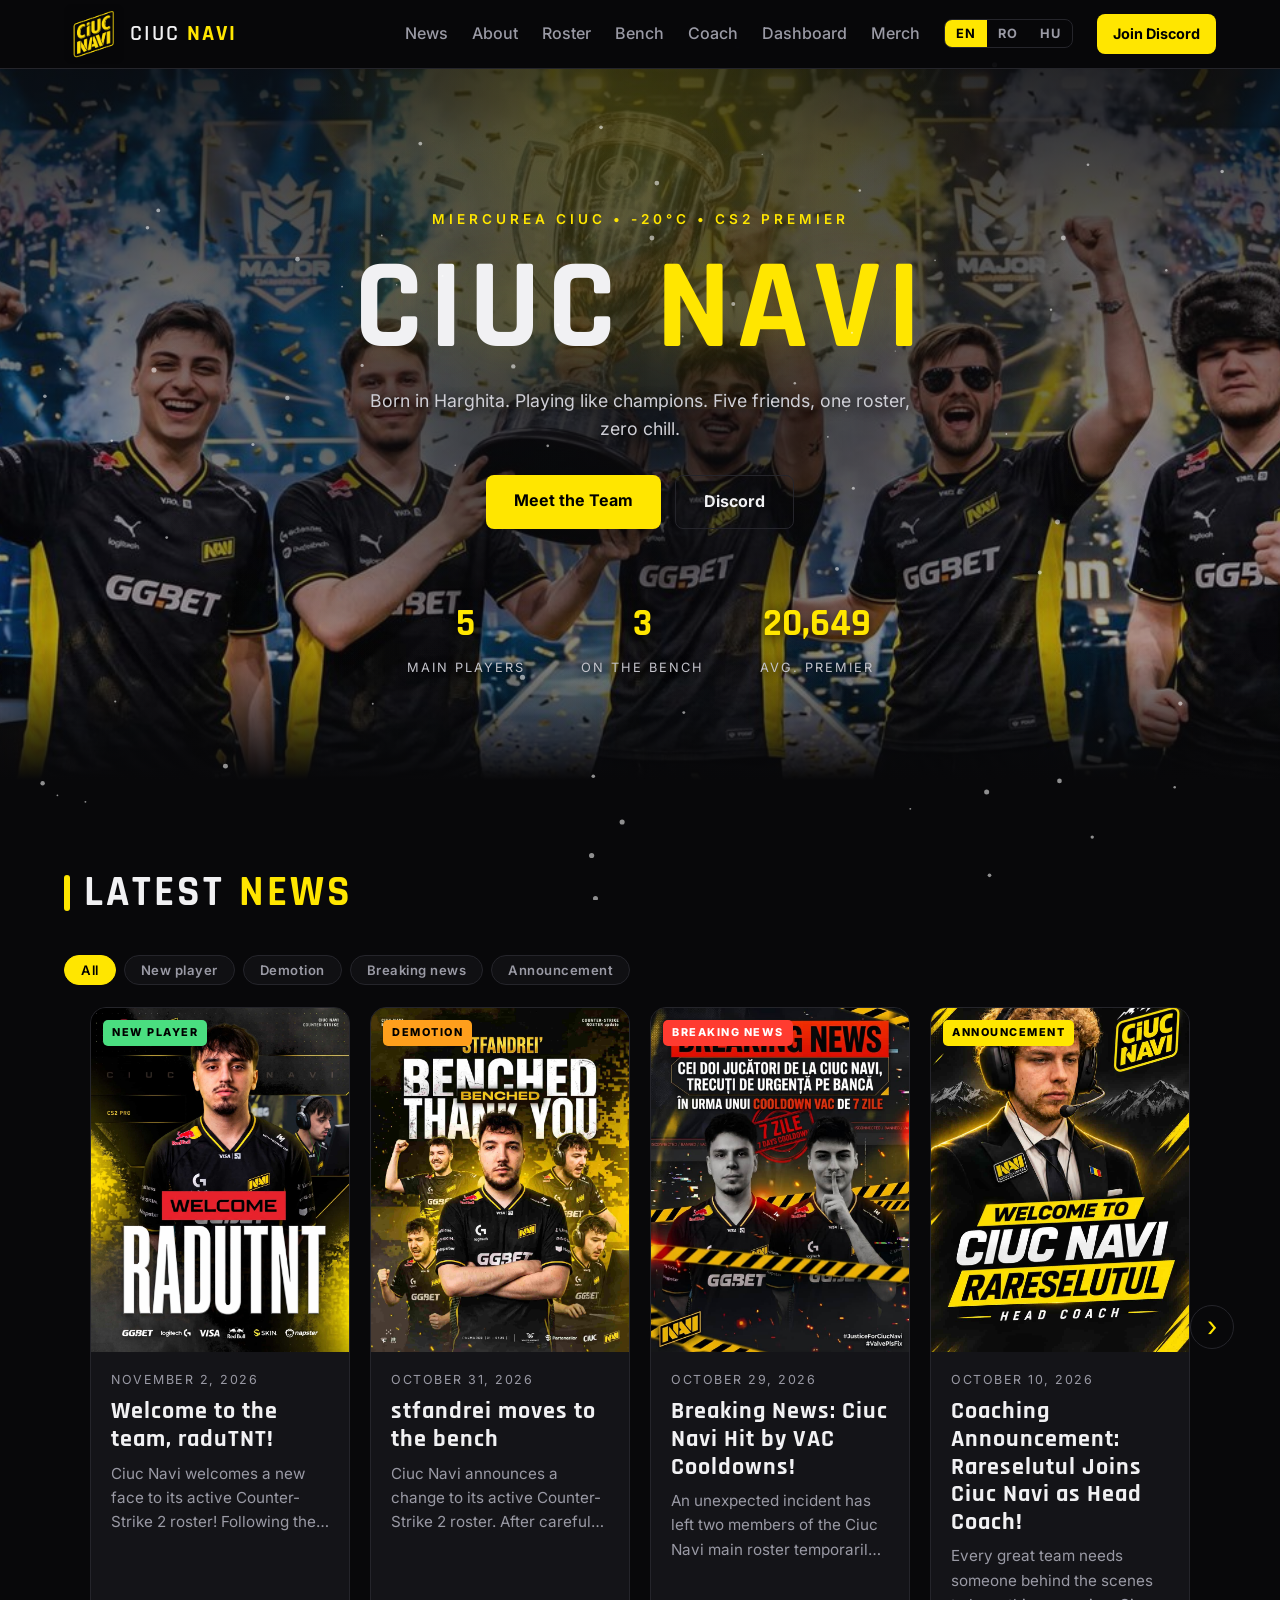
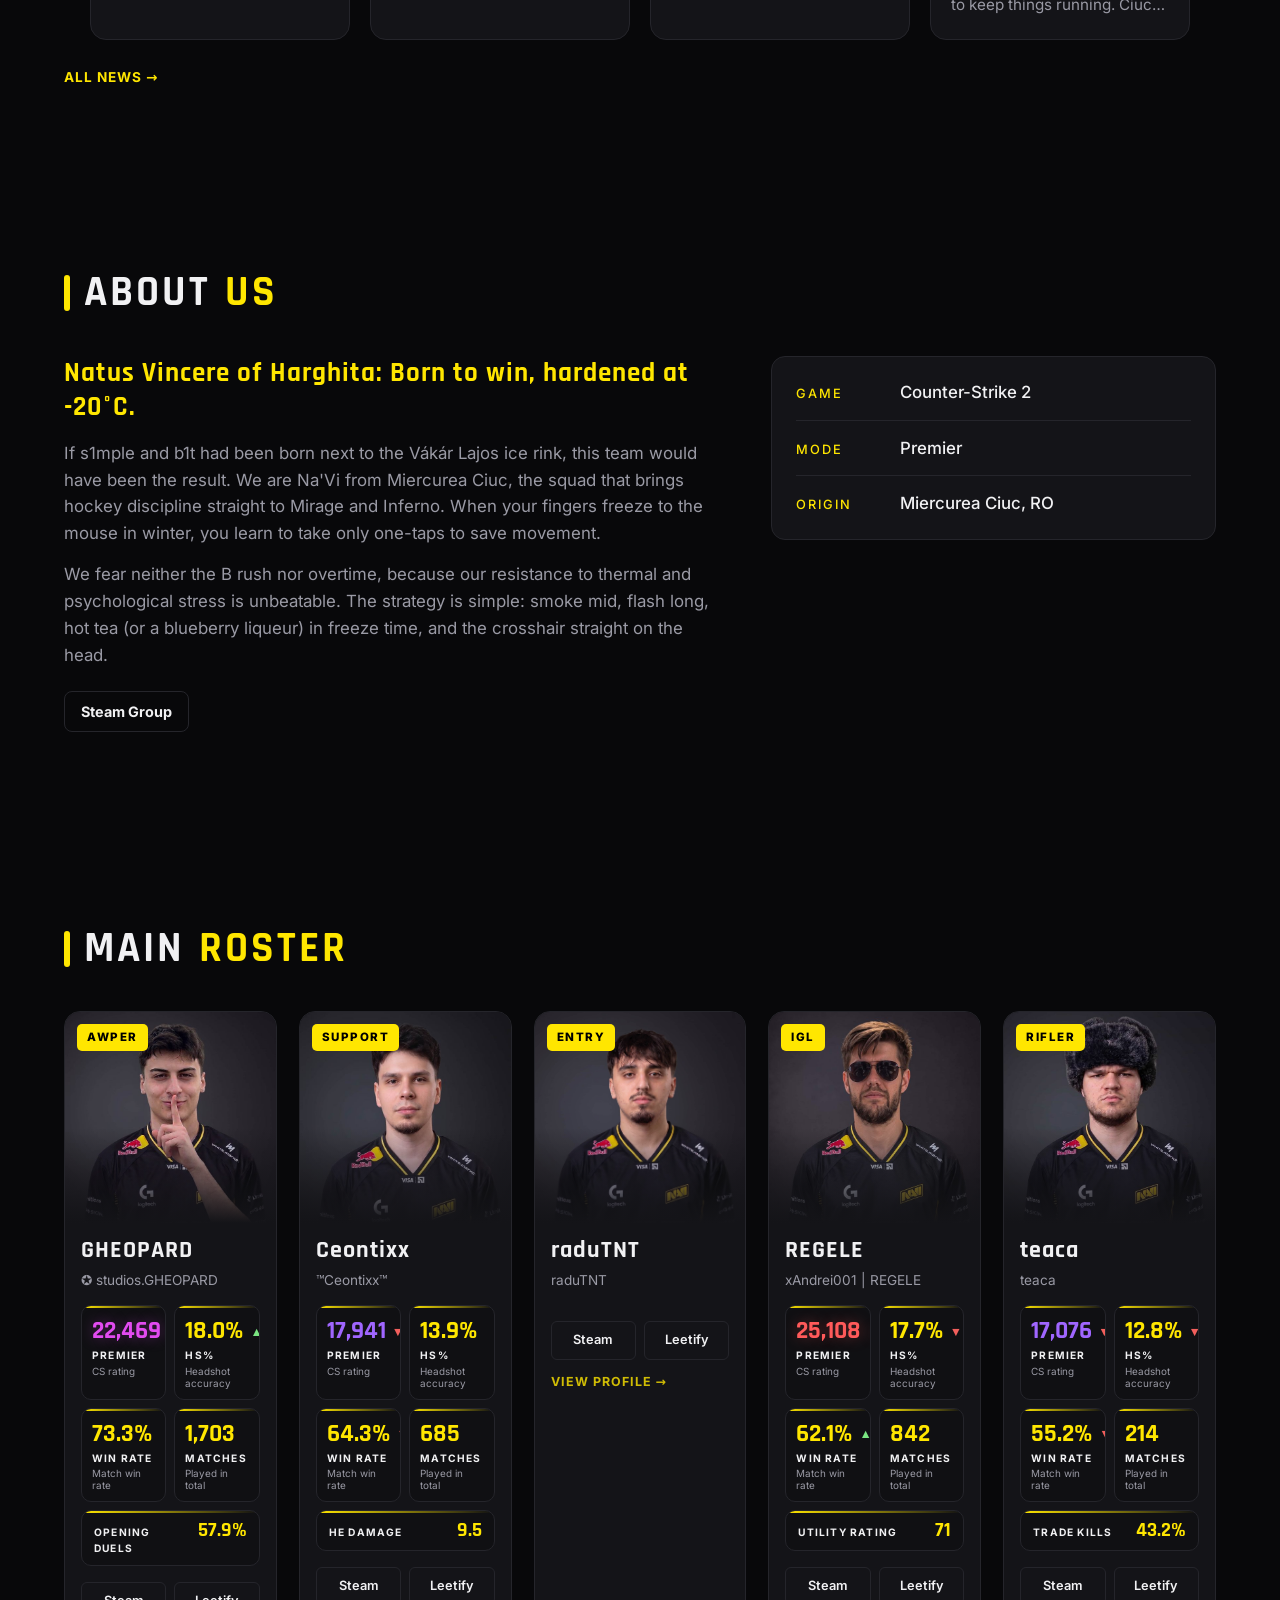
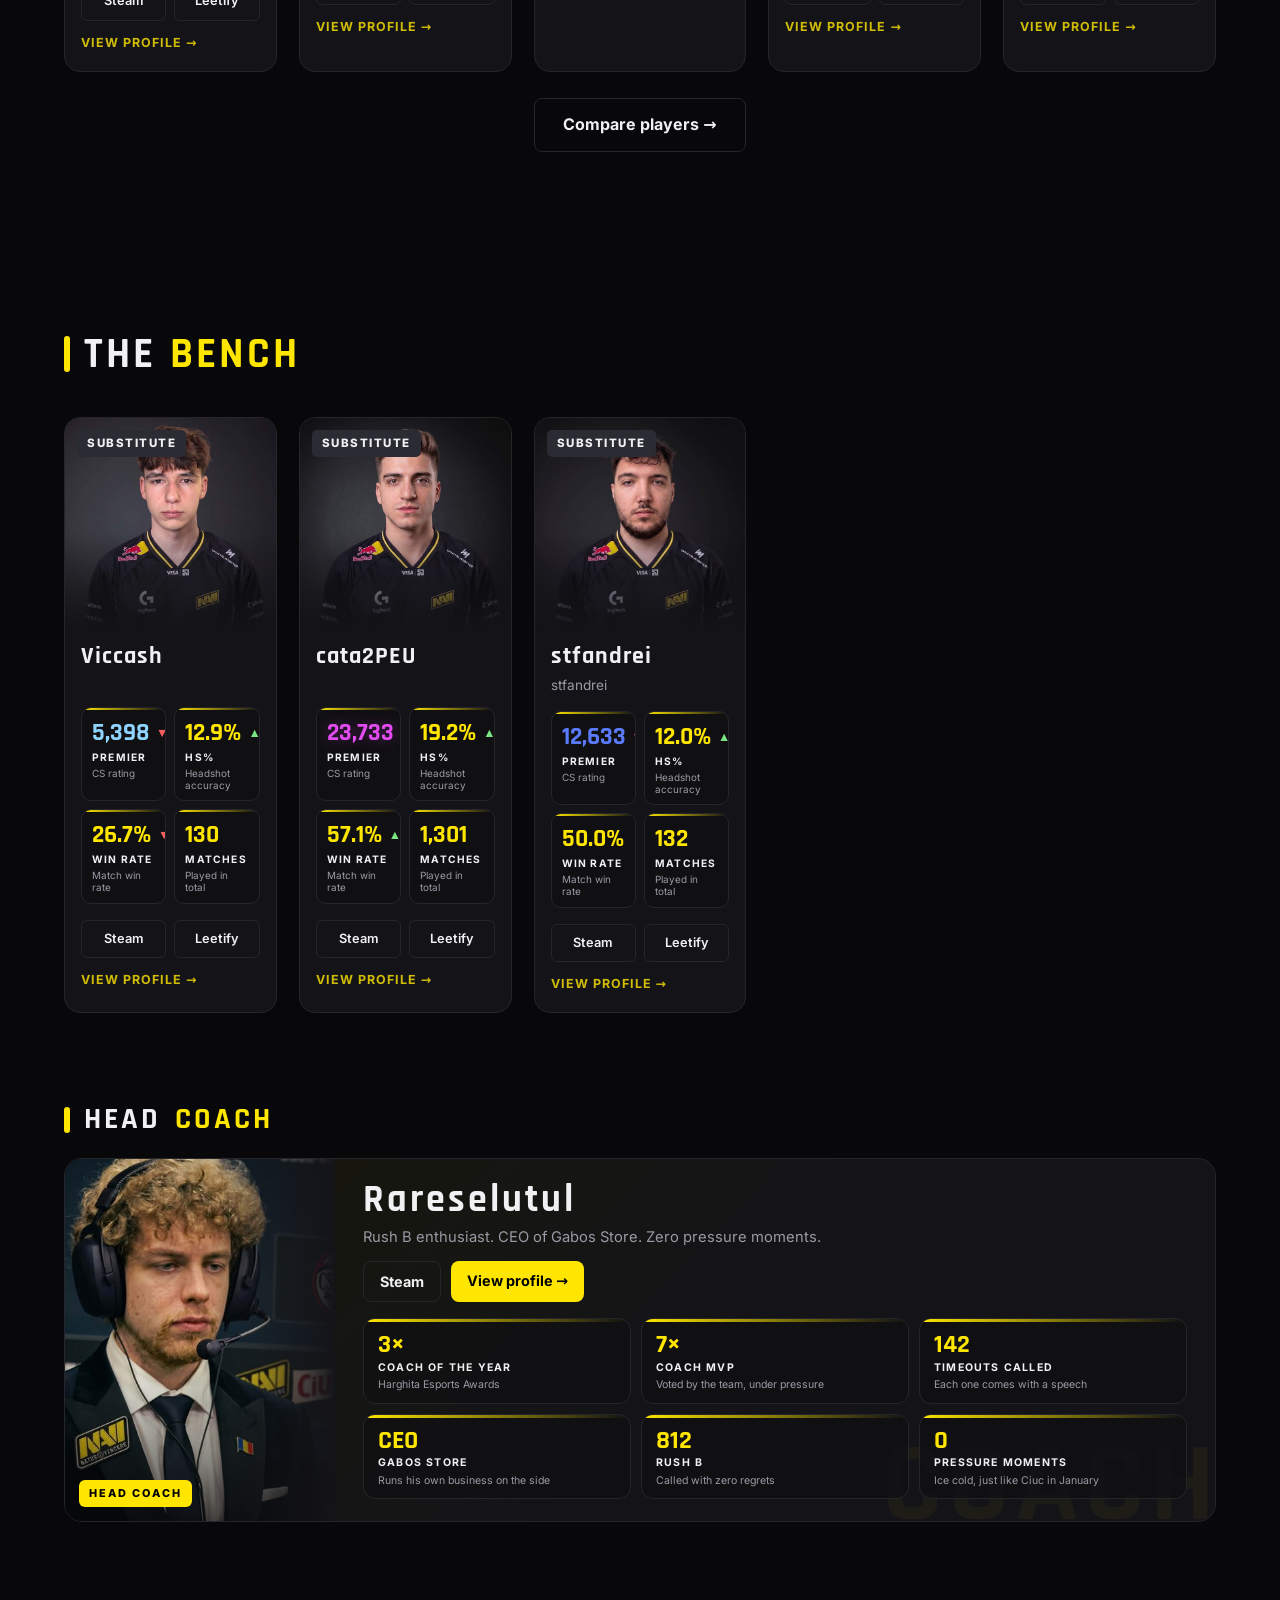
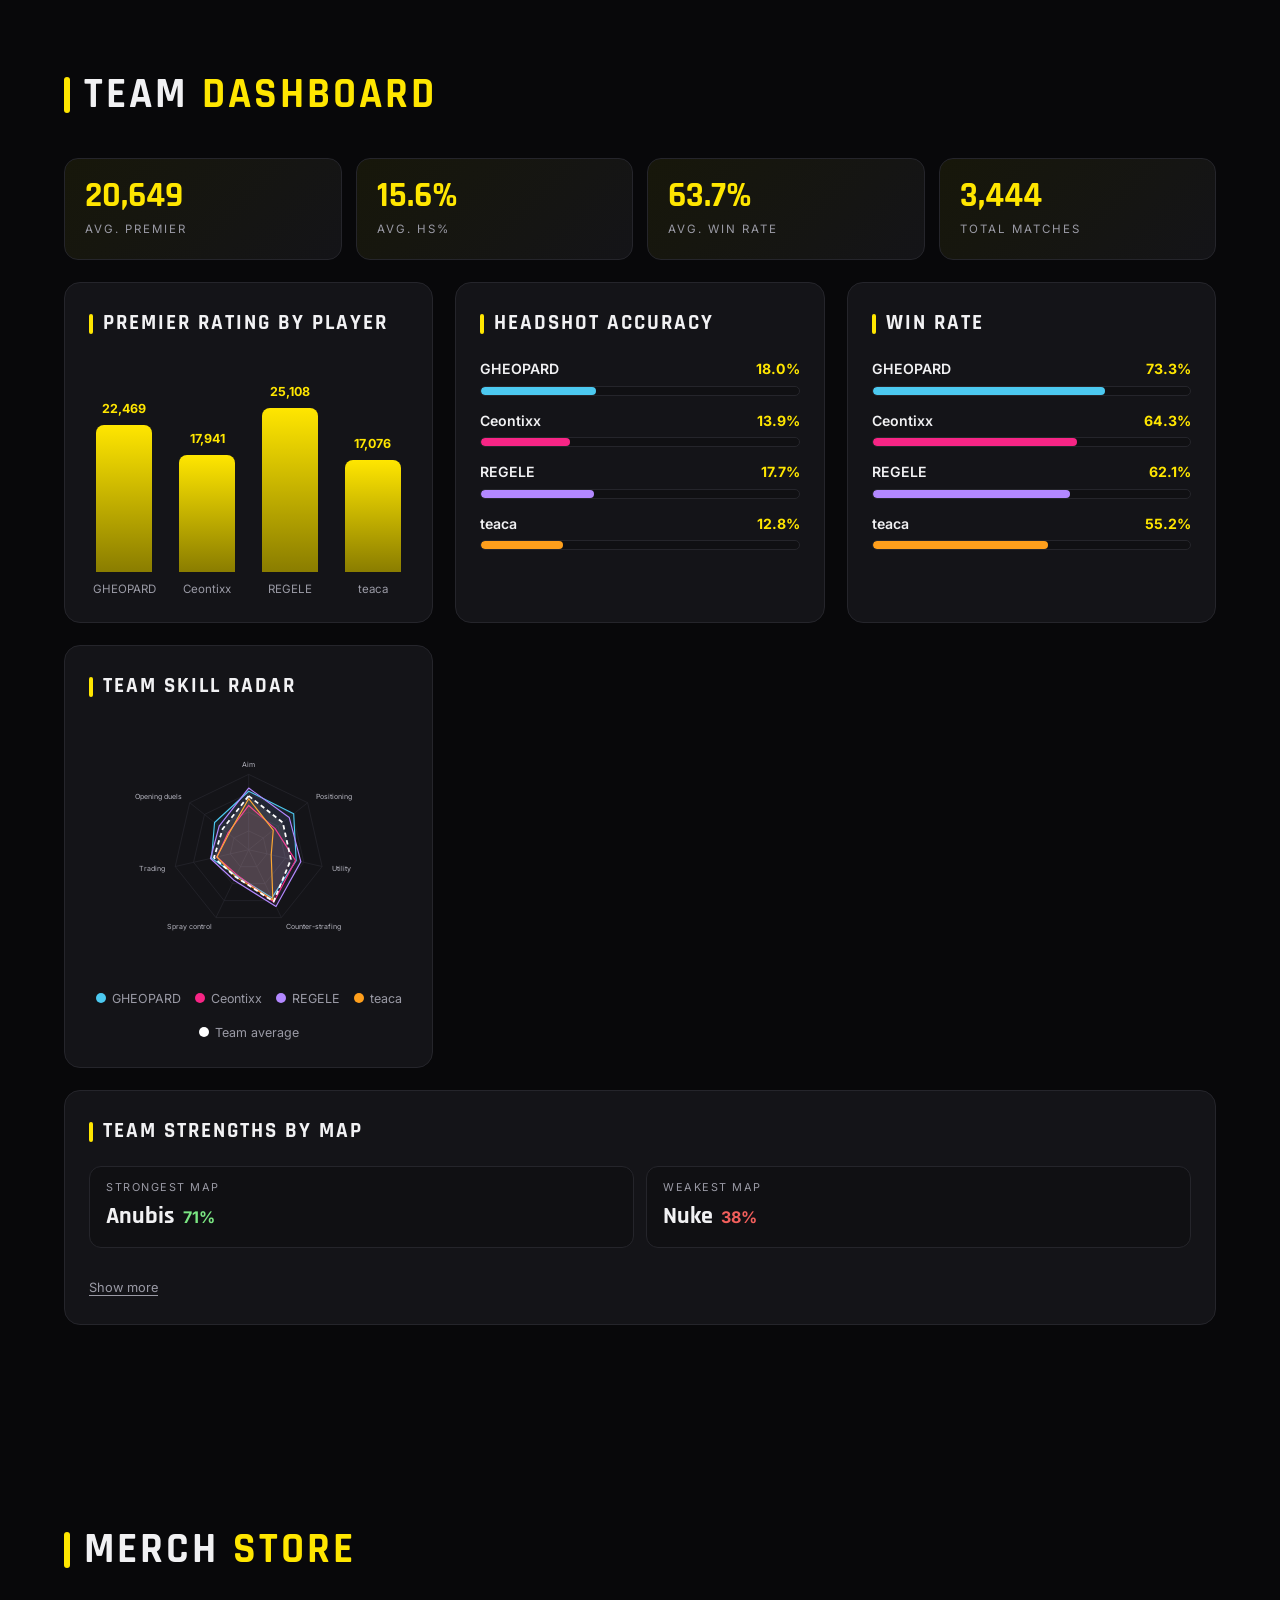
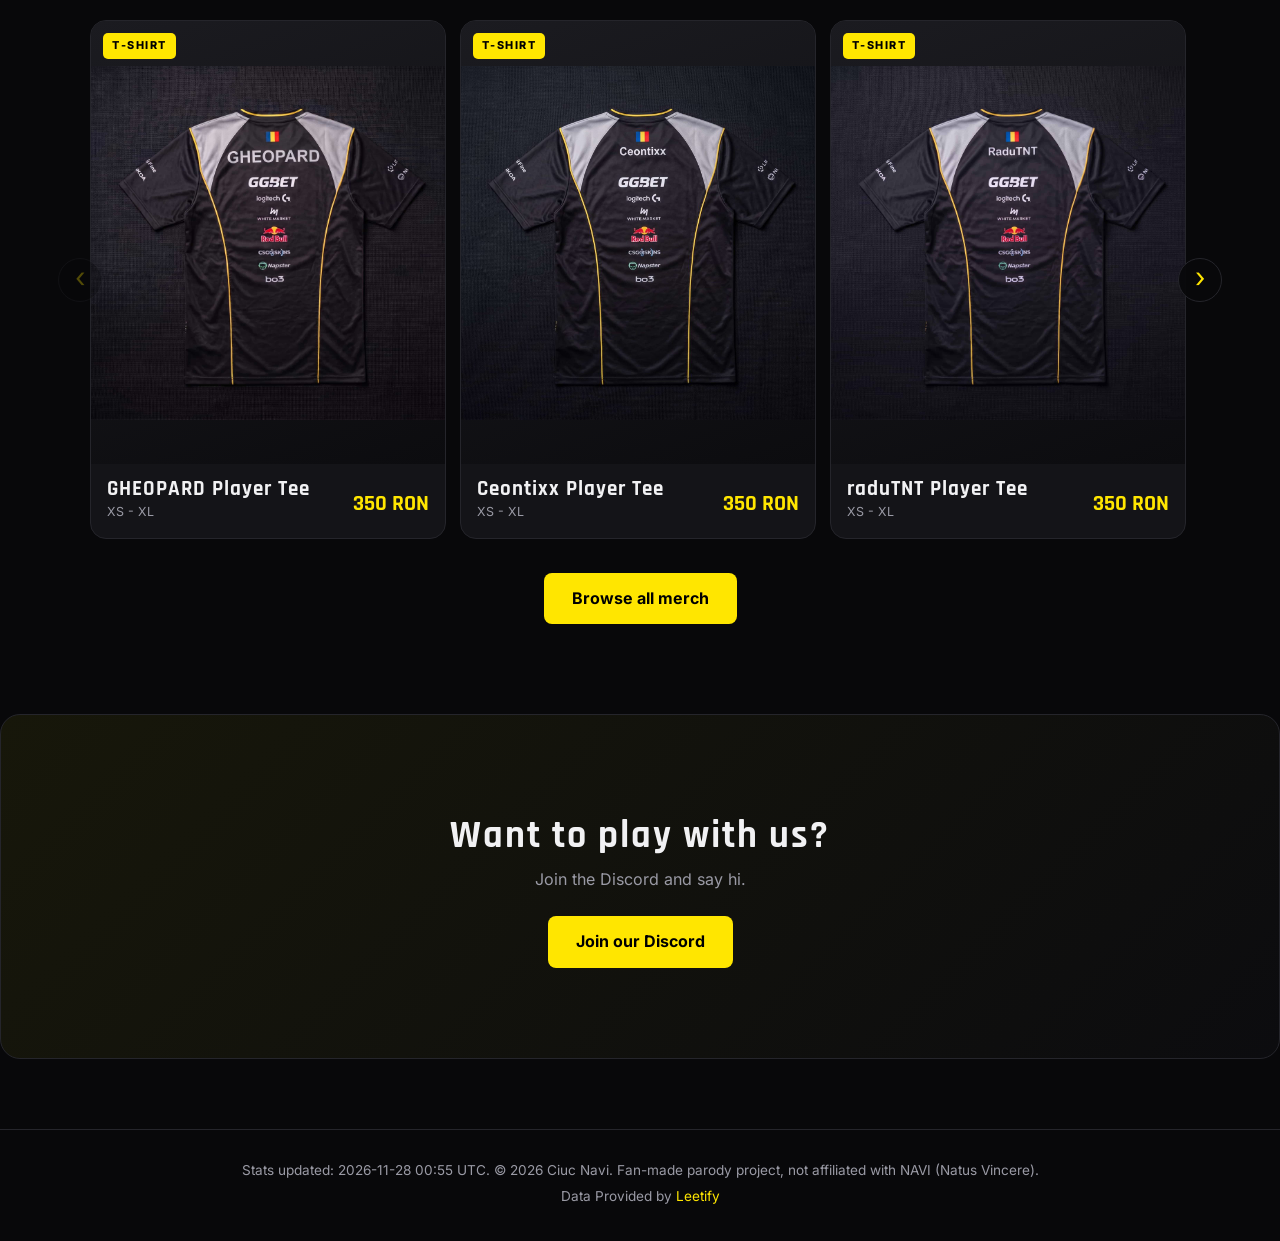
<file: index.html>
<!DOCTYPE html>
<html lang='en'>
<head>
<meta charset='UTF-8'>
<meta name='viewport' content='width=device-width, initial-scale=1'>
<title>Ciuc Navi | CS2 Team from Miercurea Ciuc</title>
<meta name='description' content='Ciuc Navi - a CS2 Premier team from Miercurea Ciuc.'>
<meta property='og:type' content='website'>
<meta property='og:site_name' content='Ciuc Navi'>
<meta property='og:title' content='Ciuc Navi | CS2 Team from Miercurea Ciuc'>
<meta property='og:description' content='Ciuc Navi - a CS2 Premier team from Miercurea Ciuc.'>
<meta property='og:url' content='https://xandrei001.github.io/CiucNavi/'>
<meta property='og:image' content='https://xandrei001.github.io/CiucNavi/img/og.jpg'>
<meta property='og:image:width' content='1200'>
<meta property='og:image:height' content='630'>
<meta property='og:locale' content='en_US'>
<meta name='twitter:card' content='summary_large_image'>
<meta name='theme-color' content='#ffe600'>
<link rel='icon' type='image/jpeg' href='img/background/ciucnavilogo.jpg'>
<link rel='preload' href='fonts/inter-latin.woff2' as='font' type='font/woff2' crossorigin>
<link rel='preload' href='fonts/rajdhani-700-latin.woff2' as='font' type='font/woff2' crossorigin>
<link rel='stylesheet' href='fonts/fonts.css'>
<link rel='stylesheet' href='css/style.css?v=20261128'>
</head>
<body data-title='title'>
<canvas id='snow'></canvas>
<div id='progress'></div>

<header class='nav'>
  <a href='#home' class='brand'><img class='brand-logo' src='img/background/ciucnavilogo.jpg' width='60' height='60' alt=''><span class='brand-text'>CIUC <b>NAVI</b></span></a>
  <nav class='nav-links'>
    <a href='#news' data-i18n='nav.news'>News</a>
    <a href='#about' data-i18n='nav.about'>About</a>
    <a href='#roster' data-i18n='nav.roster'>Roster</a>
    <a href='#bench' data-i18n='nav.bench'>Bench</a>
    <a href='#merch' data-i18n='nav.merch'>Merch</a>
    <div class='lang'>
      <button class='lang-btn' data-lang='en'>EN</button>
      <button class='lang-btn' data-lang='ro'>RO</button>
      <button class='lang-btn' data-lang='hu'>HU</button>
    </div>
    <a href='https://discord.gg/7jR3Qr9Znz' target='_blank' rel='noopener' class='btn btn-small' data-i18n='nav.discord'>Join Discord</a>
  </nav>
</header>

<main>
  <section class='hero' id='home'>
    <div class='hero-glow'></div>
    <p class='eyebrow' data-i18n='hero.eyebrow'></p>
    <h1>CIUC <span class='yellow'>NAVI</span></h1>
    <p class='hero-sub' data-i18n='hero.sub'></p>
    <div class='hero-cta'>
      <a href='#roster' class='btn' data-i18n='hero.cta1'></a>
      <a href='https://discord.gg/7jR3Qr9Znz' target='_blank' rel='noopener' class='btn btn-ghost' data-i18n='hero.cta2'></a>
    </div>
    <div class='hero-stats' id='hero-stats'></div>
  </section>

  <section class='section' id='news'>
    <h2 class='section-title' data-i18n='news.title'></h2>
    <div id='news-list'><p class='empty' data-i18n='loading'></p></div>
    <p class='news-all'><a href='news.html' data-i18n='news.all'></a></p>
  </section>

  <section class='section reveal' id='about'>
    <h2 class='section-title' data-i18n='about.title'></h2>
    <div class='about-grid'>
      <div class='about-text'>
        <h3 class='about-headline' data-i18n='about.headline'></h3>
        <p data-i18n='about.p1'></p>
        <p data-i18n='about.p2'></p>
        <p class='about-btn'><a href='https://steamcommunity.com/groups/keyboardgoblin' target='_blank' rel='noopener' class='btn btn-ghost btn-small' data-i18n='about.steam'></a></p>
      </div>
      <ul class='facts'>
        <li><span data-i18n='facts.game'></span> Counter-Strike 2</li>
        <li><span data-i18n='facts.mode'></span> Premier</li>
        <li><span data-i18n='facts.origin'></span> Miercurea Ciuc, RO</li>
      </ul>
    </div>
  </section>

  <section class='section' id='roster'>
    <h2 class='section-title reveal' data-i18n='roster.title'></h2>
    <div class='grid' id='main-grid'></div>
    <p class='roster-actions' id='cmp-link'></p>
  </section>

  <section class='section' id='bench'>
    <h2 class='section-title reveal' data-i18n='bench.title'></h2>
    <div class='grid grid-bench' id='bench-grid'></div>
    <p class='empty' id='bench-empty' data-i18n='bench.empty' hidden></p>
  </section>

  <section class='section' id='merch'>
    <h2 class='section-title reveal' data-i18n='merch.title'></h2>
    <div id='merch-preview'></div>
  </section>

  <section class='section cta-band reveal'>
    <h2 data-i18n='cta.title'></h2>
    <p data-i18n='cta.text'></p>
    <a href='https://discord.gg/7jR3Qr9Znz' target='_blank' rel='noopener' class='btn' data-i18n='cta.btn'></a>
  </section>
</main>

<footer class='footer'>
  <p><span id='stats-updated'></span>&copy; <span id='year'></span> Ciuc Navi. <span data-i18n='footer.text'></span></p>
</footer>

<script defer src='js/i18n.js?v=20261128'></script>
<script defer src='js/common.js?v=20261128'></script>
<script defer src='js/coach.js?v=20261128'></script>
<script defer src='js/merch.js?v=20261128'></script>
<script defer src='js/news.js?v=20261128'></script>
<script defer src='js/main.js?v=20261128'></script>
</body>
</html>
</file>
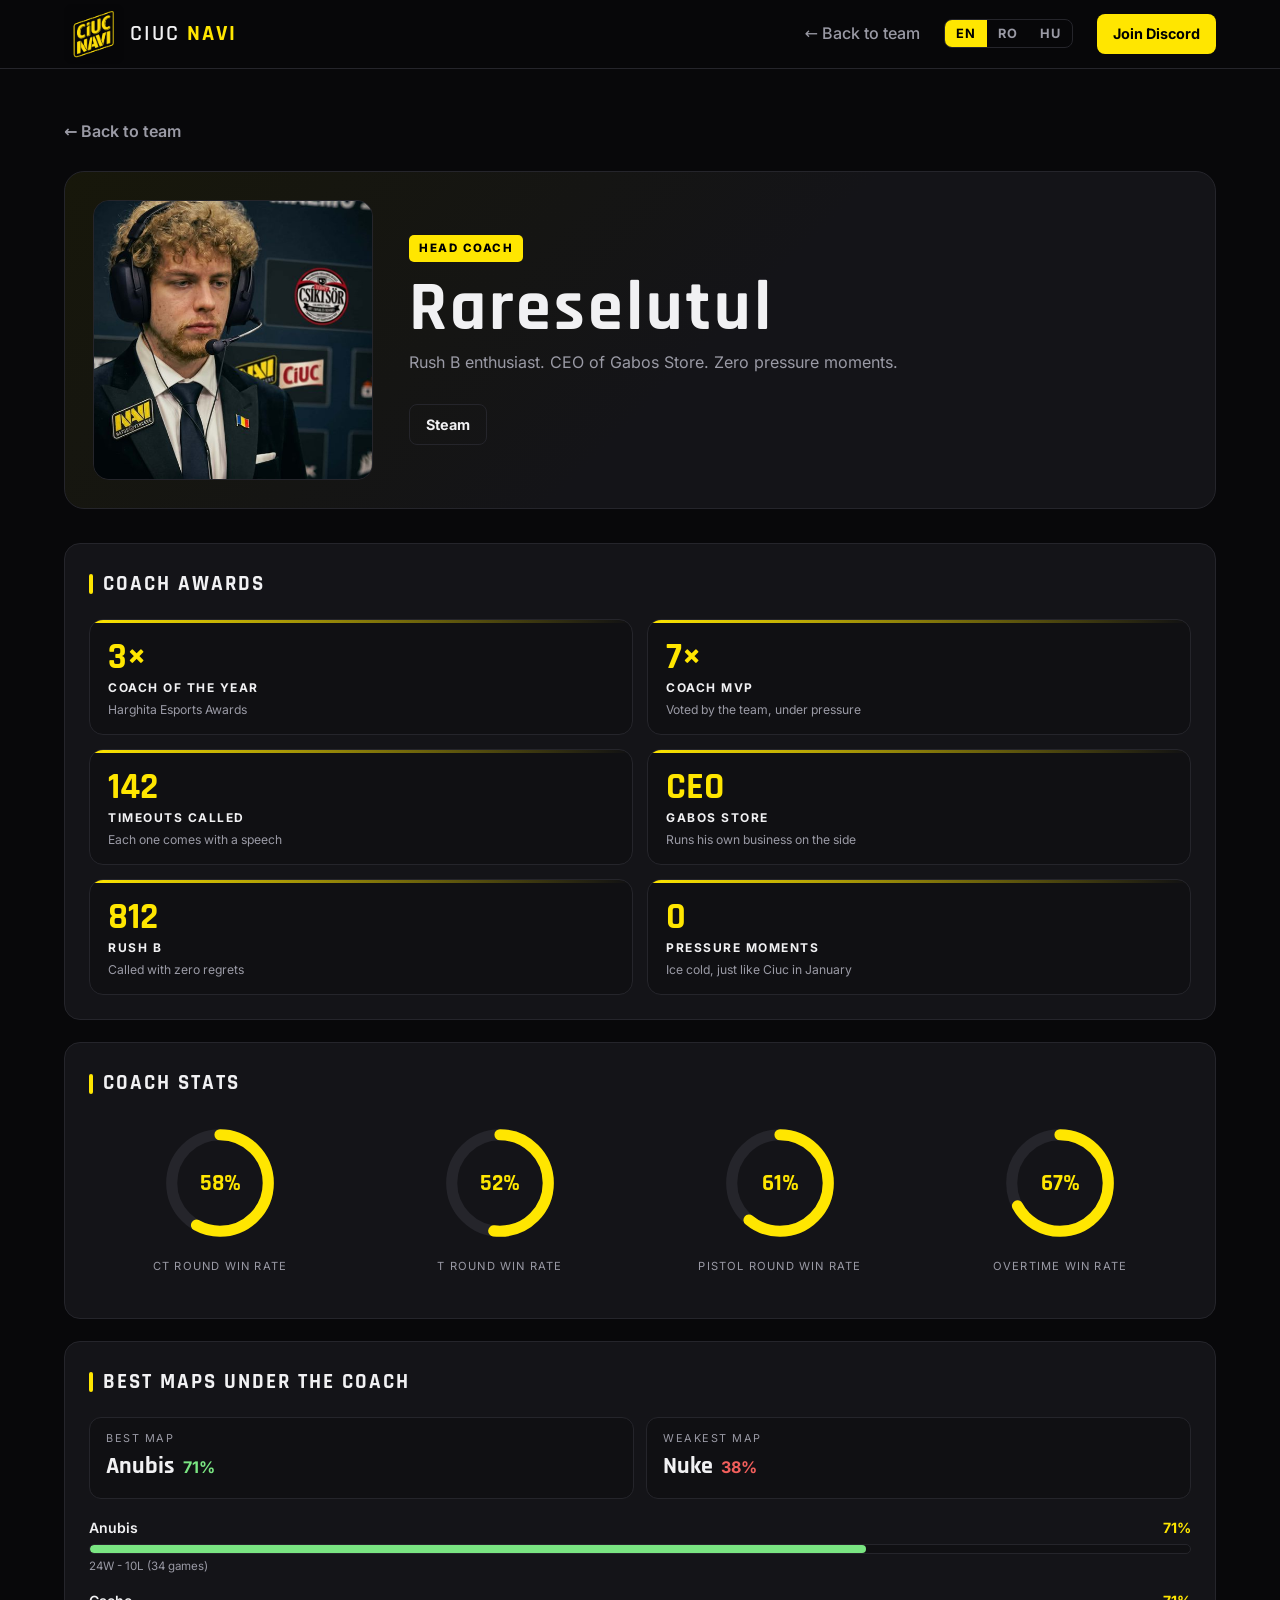
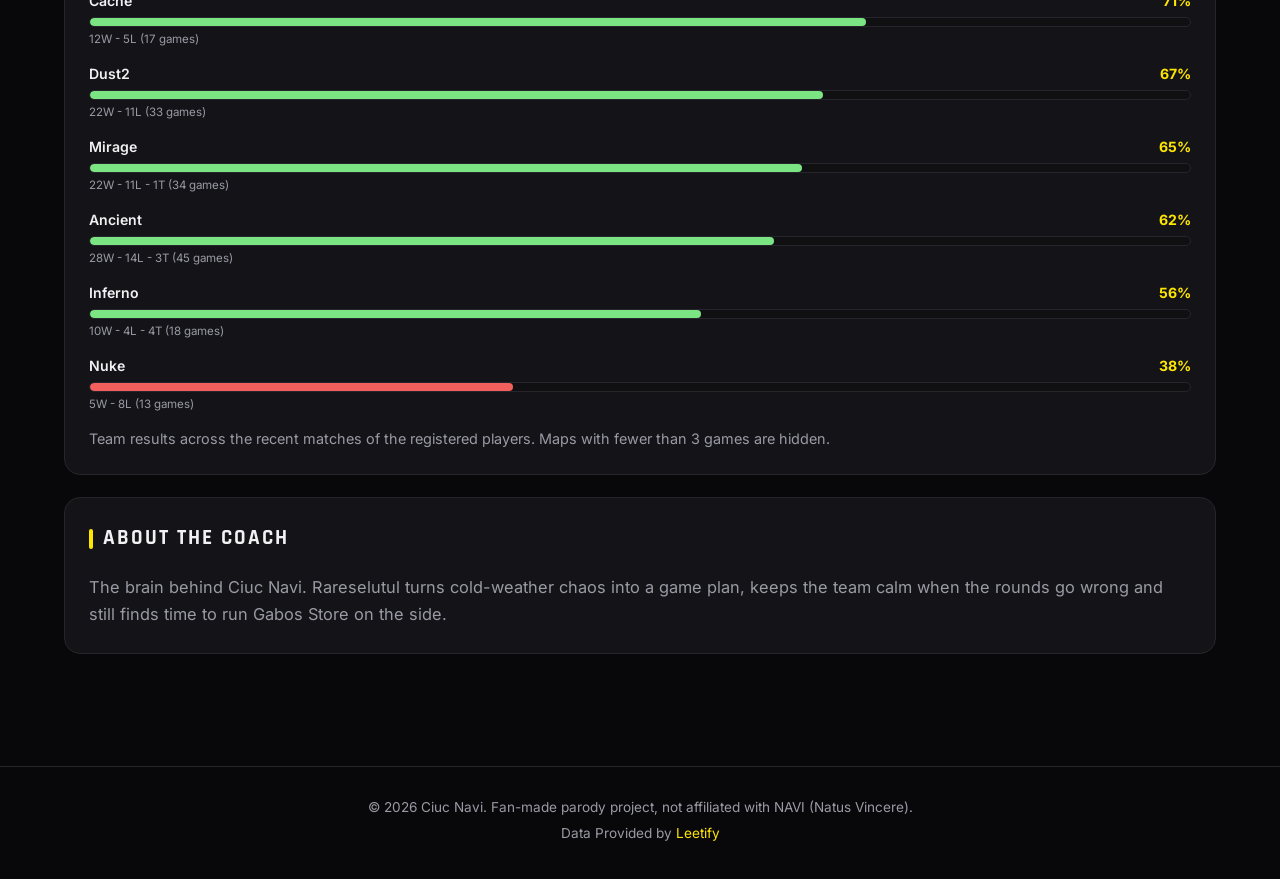
<file: coach.html>
<!DOCTYPE html>
<html lang='en'>
<head>
<meta charset='UTF-8'>
<meta name='viewport' content='width=device-width, initial-scale=1'>
<title>Coach | Ciuc Navi</title>
<meta name='description' content='Meet the Ciuc Navi head coach: awards, stats and the best maps under the coach.'>
<meta property='og:type' content='website'>
<meta property='og:site_name' content='Ciuc Navi'>
<meta property='og:title' content='Coach | Ciuc Navi'>
<meta property='og:description' content='Meet the Ciuc Navi head coach: awards, stats and the best maps under the coach.'>
<meta property='og:url' content='https://xandrei001.github.io/CiucNavi/coach.html'>
<meta property='og:image' content='https://xandrei001.github.io/CiucNavi/img/og.jpg'>
<meta property='og:image:width' content='1200'>
<meta property='og:image:height' content='630'>
<meta property='og:locale' content='en_US'>
<meta name='twitter:card' content='summary_large_image'>
<meta name='theme-color' content='#ffe600'>
<link rel='icon' type='image/jpeg' href='img/background/ciucnavilogo.jpg'>
<link rel='preload' href='fonts/inter-latin.woff2' as='font' type='font/woff2' crossorigin>
<link rel='preload' href='fonts/rajdhani-700-latin.woff2' as='font' type='font/woff2' crossorigin>
<link rel='stylesheet' href='fonts/fonts.css'>
<link rel='stylesheet' href='css/style.css?v=20261128'>
</head>
<body>
<canvas id='snow'></canvas>
<div id='progress'></div>

<header class='nav'>
  <a href='index.html' class='brand'><img class='brand-logo' src='img/background/ciucnavilogo.jpg' width='60' height='60' alt=''><span class='brand-text'>CIUC <b>NAVI</b></span></a>
  <nav class='nav-links'>
    <a href='index.html#roster' data-i18n='player.back'></a>
    <div class='lang'>
      <button class='lang-btn' data-lang='en'>EN</button>
      <button class='lang-btn' data-lang='ro'>RO</button>
      <button class='lang-btn' data-lang='hu'>HU</button>
    </div>
    <a href='https://discord.gg/7jR3Qr9Znz' target='_blank' rel='noopener' class='btn btn-small' data-i18n='nav.discord'></a>
  </nav>
</header>

<main class='section player-page' id='coach-root'>
  <p class='empty' data-i18n='loading'></p>
</main>

<footer class='footer'>
  <p><span id='stats-updated'></span>&copy; <span id='year'></span> Ciuc Navi. <span data-i18n='footer.text'></span></p>
</footer>

<script defer src='js/i18n.js?v=20261128'></script>
<script defer src='js/common.js?v=20261128'></script>
<script defer src='js/charts.js?v=20261128'></script>
<script defer src='js/coach.js?v=20261128'></script>
</body>
</html>
</file>
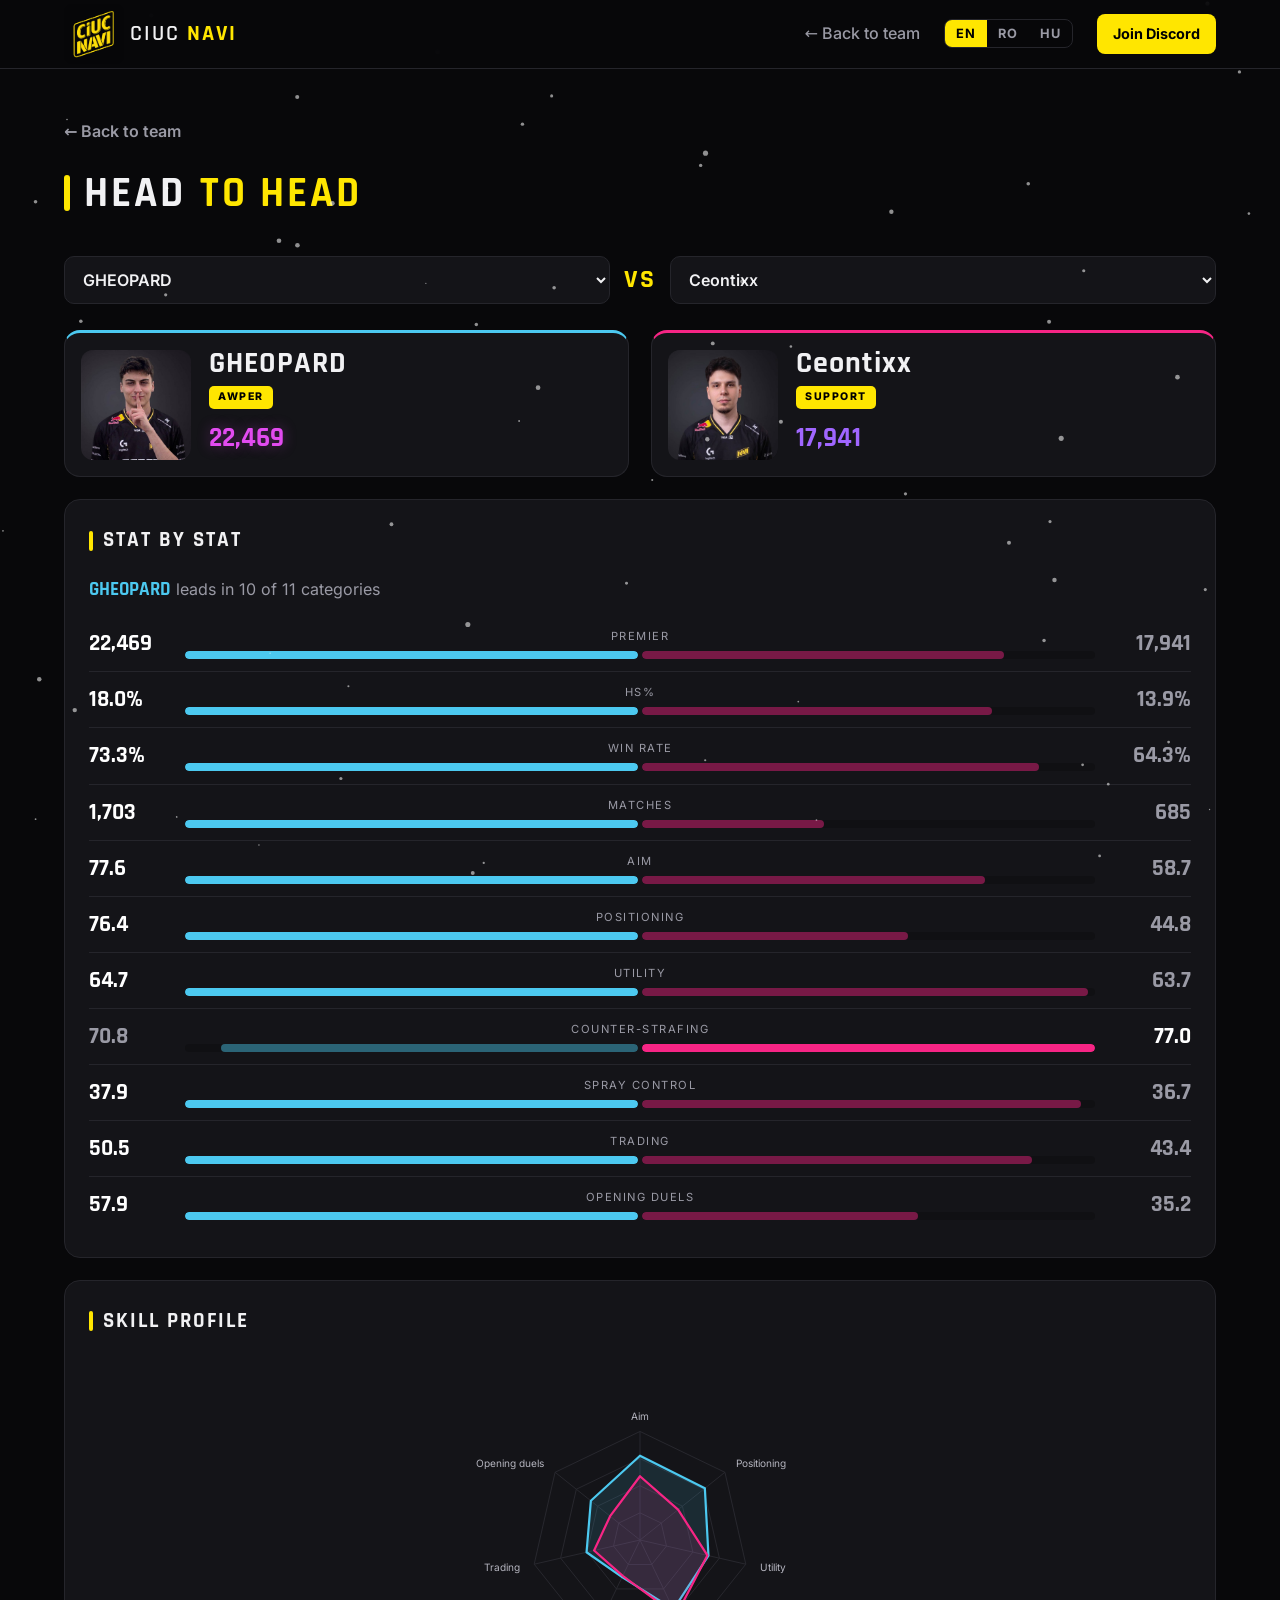
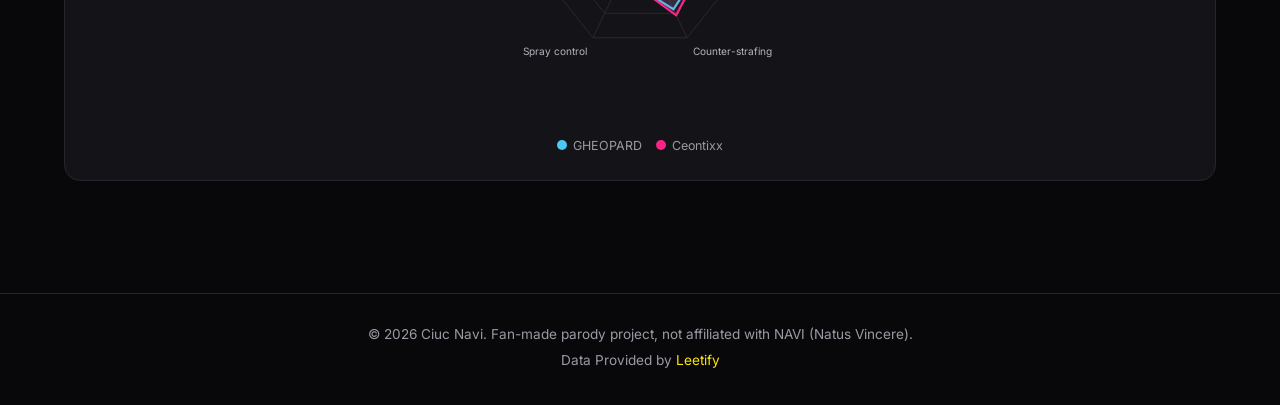
<file: compare.html>
<!DOCTYPE html>
<html lang='en'>
<head>
<meta charset='UTF-8'>
<meta name='viewport' content='width=device-width, initial-scale=1'>
<title>Compare | Ciuc Navi</title>
<meta name='description' content='Compare Ciuc Navi players side by side with live Leetify stats.'>
<meta property='og:type' content='website'>
<meta property='og:site_name' content='Ciuc Navi'>
<meta property='og:title' content='Compare | Ciuc Navi'>
<meta property='og:description' content='Compare Ciuc Navi players side by side with live Leetify stats.'>
<meta property='og:url' content='https://xandrei001.github.io/CiucNavi/compare.html'>
<meta property='og:image' content='https://xandrei001.github.io/CiucNavi/img/og.jpg'>
<meta property='og:image:width' content='1200'>
<meta property='og:image:height' content='630'>
<meta property='og:locale' content='en_US'>
<meta name='twitter:card' content='summary_large_image'>
<meta name='theme-color' content='#ffe600'>
<link rel='icon' type='image/jpeg' href='img/background/ciucnavilogo.jpg'>
<link rel='preload' href='fonts/inter-latin.woff2' as='font' type='font/woff2' crossorigin>
<link rel='preload' href='fonts/rajdhani-700-latin.woff2' as='font' type='font/woff2' crossorigin>
<link rel='stylesheet' href='fonts/fonts.css'>
<link rel='stylesheet' href='css/style.css?v=20261128'>
</head>
<body>
<canvas id='snow'></canvas>
<div id='progress'></div>

<header class='nav'>
  <a href='index.html' class='brand'><img class='brand-logo' src='img/background/ciucnavilogo.jpg' width='60' height='60' alt=''><span class='brand-text'>CIUC <b>NAVI</b></span></a>
  <nav class='nav-links'>
    <a href='index.html#roster' data-i18n='player.back'></a>
    <div class='lang'>
      <button class='lang-btn' data-lang='en'>EN</button>
      <button class='lang-btn' data-lang='ro'>RO</button>
      <button class='lang-btn' data-lang='hu'>HU</button>
    </div>
    <a href='https://discord.gg/7jR3Qr9Znz' target='_blank' rel='noopener' class='btn btn-small' data-i18n='nav.discord'></a>
  </nav>
</header>

<main class='section player-page' id='compare-root'>
  <p class='empty' data-i18n='loading'></p>
</main>

<footer class='footer'>
  <p><span id='stats-updated'></span>&copy; <span id='year'></span> Ciuc Navi. <span data-i18n='footer.text'></span></p>
</footer>

<script defer src='js/i18n.js?v=20261128'></script>
<script defer src='js/common.js?v=20261128'></script>
<script defer src='js/charts.js?v=20261128'></script>
<script defer src='js/compare.js?v=20261123'></script>
</body>
</html>
</file>
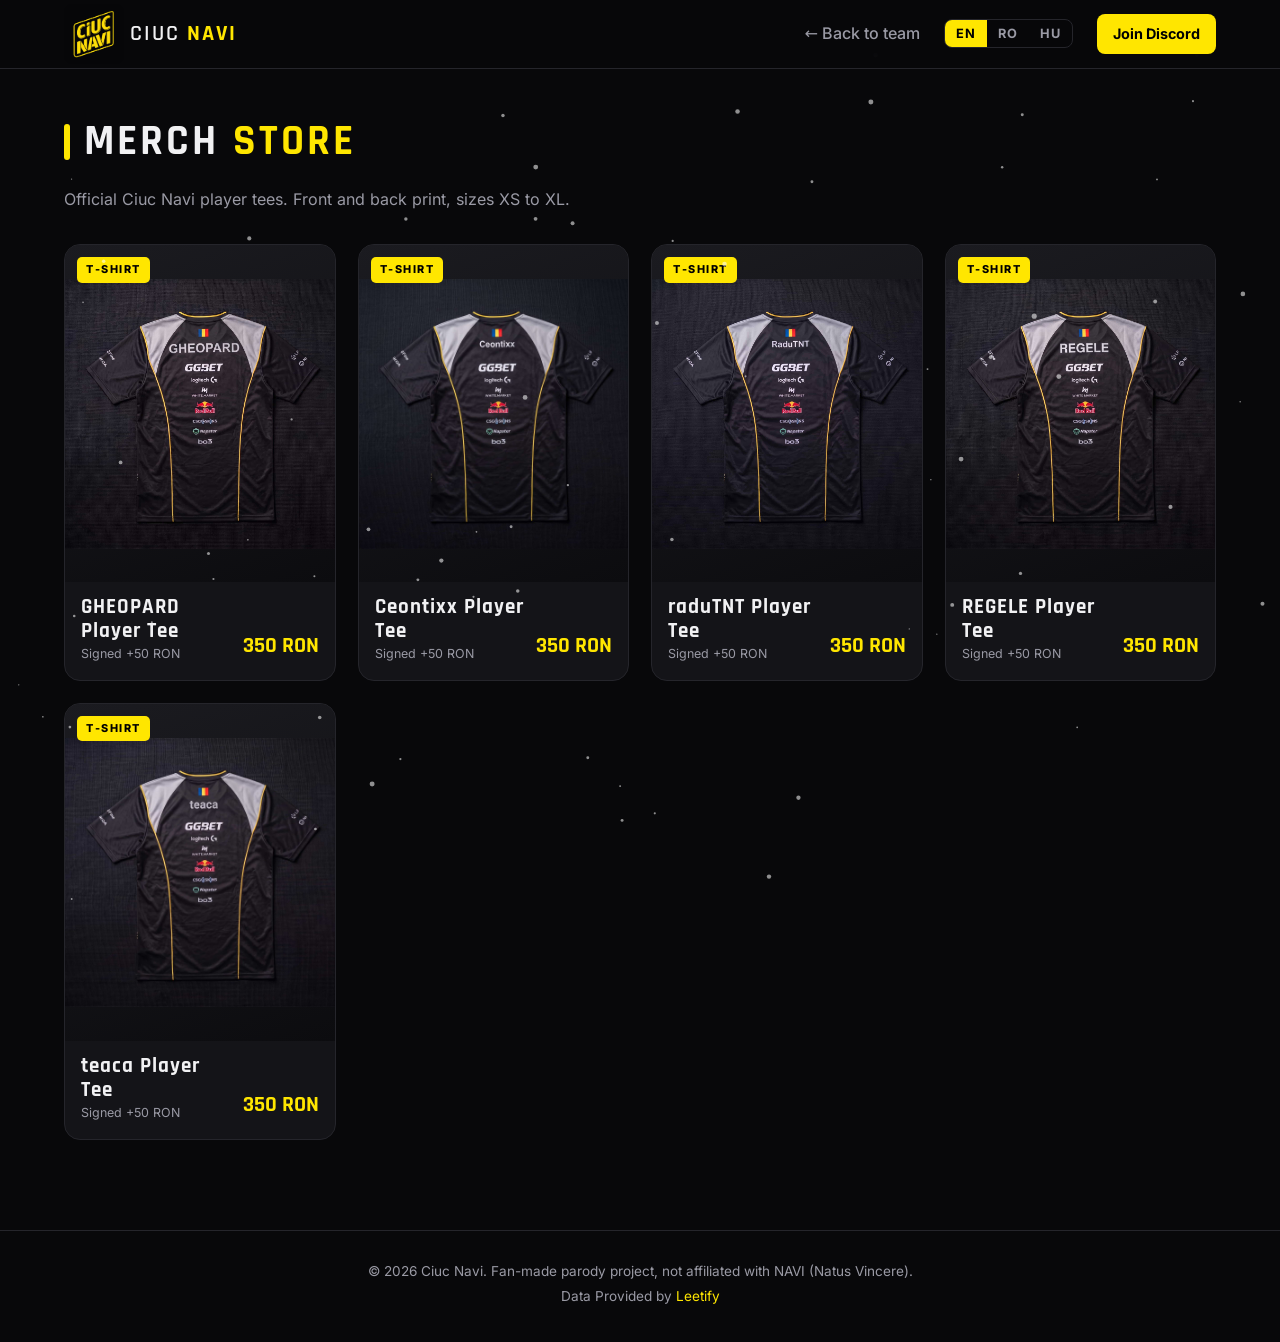
<file: merch.html>
<!DOCTYPE html>
<html lang='en'>
<head>
<meta charset='UTF-8'>
<meta name='viewport' content='width=device-width, initial-scale=1'>
<title>Merch | Ciuc Navi</title>
<meta name='description' content='Official Ciuc Navi team jerseys and merch.'>
<meta property='og:type' content='website'>
<meta property='og:site_name' content='Ciuc Navi'>
<meta property='og:title' content='Merch | Ciuc Navi'>
<meta property='og:description' content='Official Ciuc Navi team jerseys and merch.'>
<meta property='og:url' content='https://xandrei001.github.io/CiucNavi/merch.html'>
<meta property='og:image' content='https://xandrei001.github.io/CiucNavi/img/og.jpg'>
<meta property='og:image:width' content='1200'>
<meta property='og:image:height' content='630'>
<meta property='og:locale' content='en_US'>
<meta name='twitter:card' content='summary_large_image'>
<meta name='theme-color' content='#ffe600'>
<link rel='icon' type='image/jpeg' href='img/background/ciucnavilogo.jpg'>
<link rel='preload' href='fonts/inter-latin.woff2' as='font' type='font/woff2' crossorigin>
<link rel='preload' href='fonts/rajdhani-700-latin.woff2' as='font' type='font/woff2' crossorigin>
<link rel='stylesheet' href='fonts/fonts.css'>
<link rel='stylesheet' href='css/style.css?v=20261128'>
</head>
<body>
<canvas id='snow'></canvas>
<div id='progress'></div>

<header class='nav'>
  <a href='index.html' class='brand'><img class='brand-logo' src='img/background/ciucnavilogo.jpg' width='60' height='60' alt=''><span class='brand-text'>CIUC <b>NAVI</b></span></a>
  <nav class='nav-links'>
    <a href='index.html#roster' data-i18n='player.back'></a>
    <div class='lang'>
      <button class='lang-btn' data-lang='en'>EN</button>
      <button class='lang-btn' data-lang='ro'>RO</button>
      <button class='lang-btn' data-lang='hu'>HU</button>
    </div>
    <a href='https://discord.gg/7jR3Qr9Znz' target='_blank' rel='noopener' class='btn btn-small' data-i18n='nav.discord'></a>
  </nav>
</header>

<main class='section player-page' id='merch-root'>
  <p class='empty' data-i18n='loading'></p>
</main>

<footer class='footer'>
  <p><span id='stats-updated'></span>&copy; <span id='year'></span> Ciuc Navi. <span data-i18n='footer.text'></span></p>
</footer>

<script defer src='js/i18n.js?v=20261128'></script>
<script defer src='js/common.js?v=20261128'></script>
<script defer src='js/merch.js?v=20261128'></script>
</body>
</html>
</file>
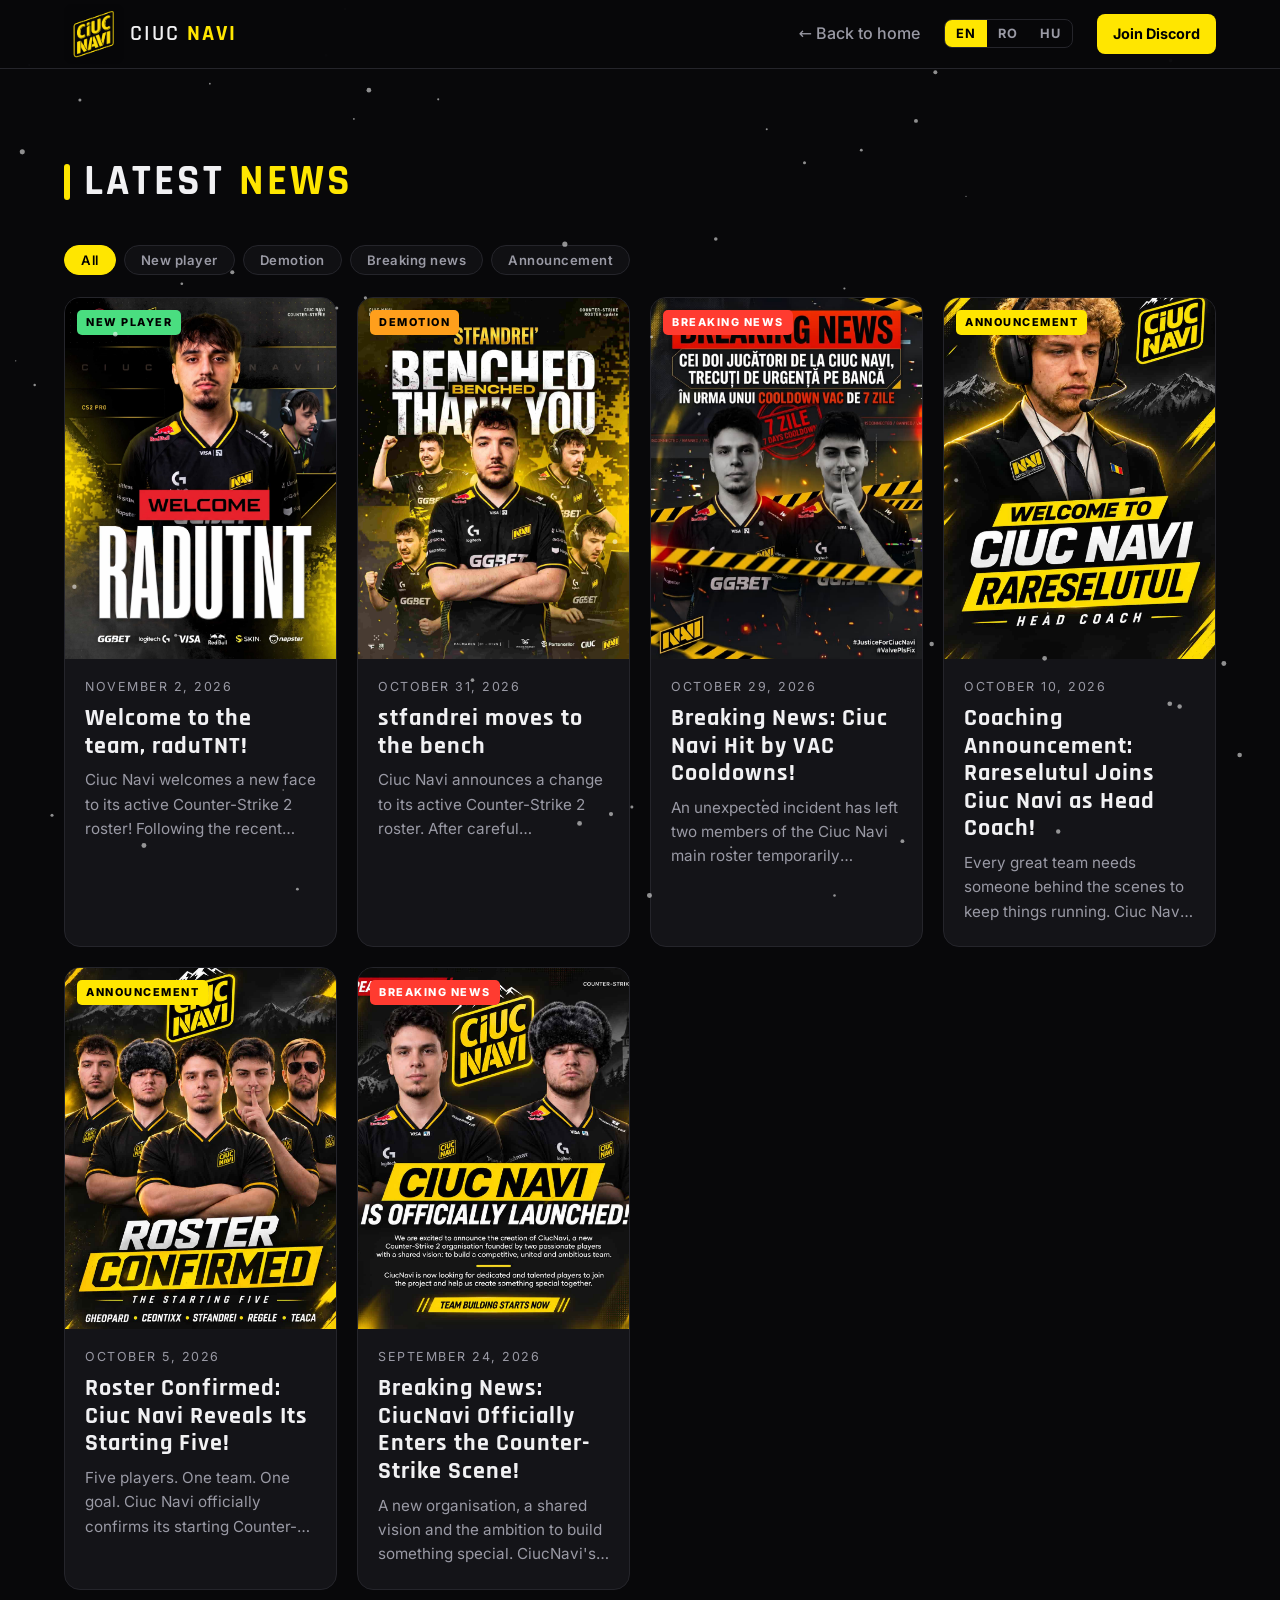
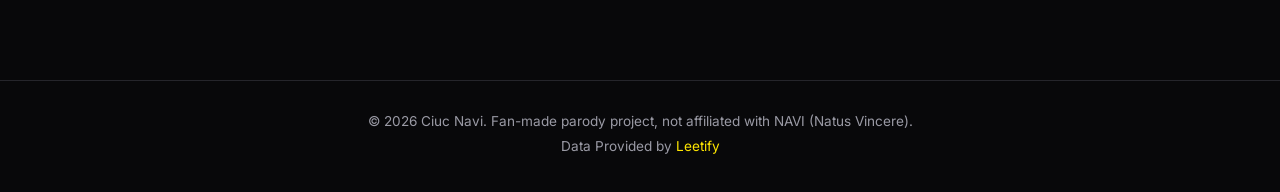
<file: news.html>
<!DOCTYPE html>
<html lang='en'>
<head>
<meta charset='UTF-8'>
<meta name='viewport' content='width=device-width, initial-scale=1'>
<title>News | Ciuc Navi</title>
<meta name='description' content='Latest news from Ciuc Navi, the CS2 Premier team from Miercurea Ciuc.'>
<meta property='og:type' content='website'>
<meta property='og:site_name' content='Ciuc Navi'>
<meta property='og:title' content='News | Ciuc Navi'>
<meta property='og:description' content='Latest news from Ciuc Navi, the CS2 Premier team from Miercurea Ciuc.'>
<meta property='og:url' content='https://xandrei001.github.io/CiucNavi/news.html'>
<meta property='og:image' content='https://xandrei001.github.io/CiucNavi/img/og.jpg'>
<meta property='og:image:width' content='1200'>
<meta property='og:image:height' content='630'>
<meta property='og:locale' content='en_US'>
<meta name='twitter:card' content='summary_large_image'>
<meta name='theme-color' content='#ffe600'>
<link rel='icon' type='image/jpeg' href='img/background/ciucnavilogo.jpg'>
<link rel='preload' href='fonts/inter-latin.woff2' as='font' type='font/woff2' crossorigin>
<link rel='preload' href='fonts/rajdhani-700-latin.woff2' as='font' type='font/woff2' crossorigin>
<link rel='stylesheet' href='fonts/fonts.css'>
<link rel='stylesheet' href='css/style.css?v=20261128'>
</head>
<body>
<canvas id='snow'></canvas>
<div id='progress'></div>

<header class='nav'>
  <a href='index.html' class='brand'><img class='brand-logo' src='img/background/ciucnavilogo.jpg' width='60' height='60' alt=''><span class='brand-text'>CIUC <b>NAVI</b></span></a>
  <nav class='nav-links'>
    <a href='index.html#news' data-i18n='news.back'></a>
    <div class='lang'>
      <button class='lang-btn' data-lang='en'>EN</button>
      <button class='lang-btn' data-lang='ro'>RO</button>
      <button class='lang-btn' data-lang='hu'>HU</button>
    </div>
    <a href='https://discord.gg/7jR3Qr9Znz' target='_blank' rel='noopener' class='btn btn-small' data-i18n='nav.discord'></a>
  </nav>
</header>

<main class='section' id='news-root'>
  <h2 class='section-title' data-i18n='news.title'></h2>
  <div id='news-list'><p class='empty' data-i18n='loading'></p></div>
</main>

<footer class='footer'>
  <p><span id='stats-updated'></span>&copy; <span id='year'></span> Ciuc Navi. <span data-i18n='footer.text'></span></p>
</footer>

<script defer src='js/i18n.js?v=20261128'></script>
<script defer src='js/common.js?v=20261128'></script>
<script defer src='js/news.js?v=20261128'></script>
</body>
</html>
</file>
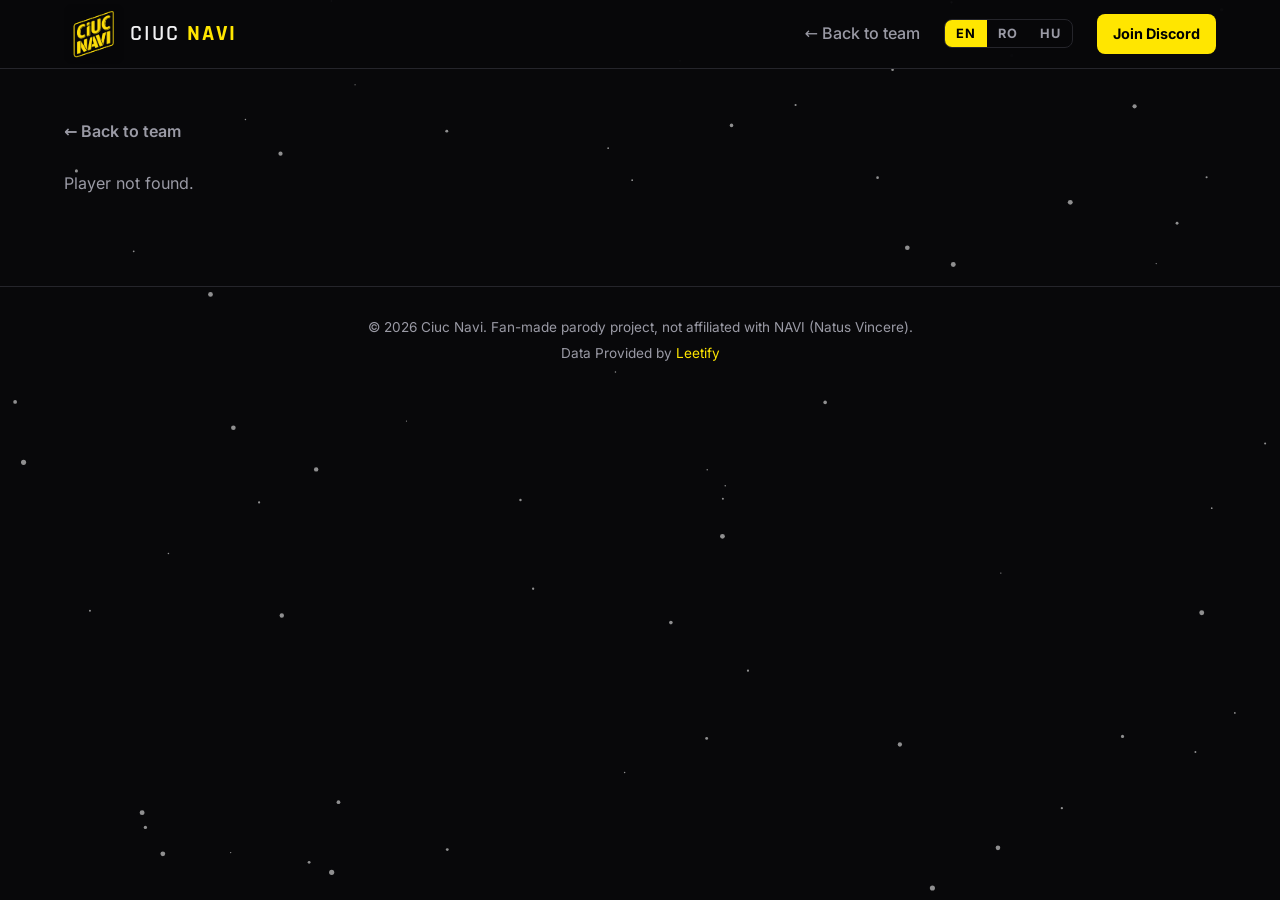
<file: player.html>
<!DOCTYPE html>
<html lang='en'>
<head>
<meta charset='UTF-8'>
<meta name='viewport' content='width=device-width, initial-scale=1'>
<title>Player | Ciuc Navi</title>
<meta name='description' content='Player profile, live Leetify stats and settings for a Ciuc Navi CS2 player.'>
<meta property='og:type' content='website'>
<meta property='og:site_name' content='Ciuc Navi'>
<meta property='og:title' content='Player | Ciuc Navi'>
<meta property='og:description' content='Player profile, live Leetify stats and settings for a Ciuc Navi CS2 player.'>
<meta property='og:url' content='https://xandrei001.github.io/CiucNavi/player.html'>
<meta property='og:image' content='https://xandrei001.github.io/CiucNavi/img/og.jpg'>
<meta property='og:image:width' content='1200'>
<meta property='og:image:height' content='630'>
<meta property='og:locale' content='en_US'>
<meta name='twitter:card' content='summary_large_image'>
<meta name='theme-color' content='#ffe600'>
<link rel='icon' type='image/jpeg' href='img/background/ciucnavilogo.jpg'>
<link rel='preload' href='fonts/inter-latin.woff2' as='font' type='font/woff2' crossorigin>
<link rel='preload' href='fonts/rajdhani-700-latin.woff2' as='font' type='font/woff2' crossorigin>
<link rel='stylesheet' href='fonts/fonts.css'>
<link rel='stylesheet' href='css/style.css?v=20261128'>
</head>
<body>
<canvas id='snow'></canvas>
<div id='progress'></div>

<header class='nav'>
  <a href='index.html' class='brand'><img class='brand-logo' src='img/background/ciucnavilogo.jpg' width='60' height='60' alt=''><span class='brand-text'>CIUC <b>NAVI</b></span></a>
  <nav class='nav-links'>
    <a href='index.html#roster' data-i18n='player.back'></a>
    <div class='lang'>
      <button class='lang-btn' data-lang='en'>EN</button>
      <button class='lang-btn' data-lang='ro'>RO</button>
      <button class='lang-btn' data-lang='hu'>HU</button>
    </div>
    <a href='https://discord.gg/7jR3Qr9Znz' target='_blank' rel='noopener' class='btn btn-small' data-i18n='nav.discord'></a>
  </nav>
</header>

<main class='section player-page' id='player-root'>
  <p class='empty' data-i18n='loading'></p>
</main>

<footer class='footer'>
  <p><span id='stats-updated'></span>&copy; <span id='year'></span> Ciuc Navi. <span data-i18n='footer.text'></span></p>
</footer>

<script defer src='js/i18n.js?v=20261128'></script>
<script defer src='js/common.js?v=20261128'></script>
<script defer src='js/charts.js?v=20261128'></script>
<script defer src='js/player.js?v=20261128'></script>
</body>
</html>
</file>
<file: fonts/fonts.css>
@font-face{font-family:'Inter';font-style:normal;font-weight:400 800;font-display:swap;src:url(inter-latin-ext.woff2) format('woff2');unicode-range:U+0100-02BA, U+02BD-02C5, U+02C7-02CC, U+02CE-02D7, U+02DD-02FF, U+0304, U+0308, U+0329, U+1D00-1DBF, U+1E00-1E9F, U+1EF2-1EFF, U+2020, U+20A0-20AB, U+20AD-20C4, U+2113, U+2C60-2C7F, U+A720-A7FF}
@font-face{font-family:'Inter';font-style:normal;font-weight:400 800;font-display:swap;src:url(inter-latin.woff2) format('woff2');unicode-range:U+0000-00FF, U+0131, U+0152-0153, U+02BB-02BC, U+02C6, U+02DA, U+02DC, U+0304, U+0308, U+0329, U+2000-206F, U+20AC, U+2122, U+2191, U+2193, U+2212, U+2215, U+FEFF, U+FFFD}
@font-face{font-family:'Rajdhani';font-style:normal;font-weight:600;font-display:swap;src:url(rajdhani-600-latin-ext.woff2) format('woff2');unicode-range:U+0100-02BA, U+02BD-02C5, U+02C7-02CC, U+02CE-02D7, U+02DD-02FF, U+0304, U+0308, U+0329, U+1D00-1DBF, U+1E00-1E9F, U+1EF2-1EFF, U+2020, U+20A0-20AB, U+20AD-20C4, U+2113, U+2C60-2C7F, U+A720-A7FF}
@font-face{font-family:'Rajdhani';font-style:normal;font-weight:600;font-display:swap;src:url(rajdhani-600-latin.woff2) format('woff2');unicode-range:U+0000-00FF, U+0131, U+0152-0153, U+02BB-02BC, U+02C6, U+02DA, U+02DC, U+0304, U+0308, U+0329, U+2000-206F, U+20AC, U+2122, U+2191, U+2193, U+2212, U+2215, U+FEFF, U+FFFD}
@font-face{font-family:'Rajdhani';font-style:normal;font-weight:700;font-display:swap;src:url(rajdhani-700-latin-ext.woff2) format('woff2');unicode-range:U+0100-02BA, U+02BD-02C5, U+02C7-02CC, U+02CE-02D7, U+02DD-02FF, U+0304, U+0308, U+0329, U+1D00-1DBF, U+1E00-1E9F, U+1EF2-1EFF, U+2020, U+20A0-20AB, U+20AD-20C4, U+2113, U+2C60-2C7F, U+A720-A7FF}
@font-face{font-family:'Rajdhani';font-style:normal;font-weight:700;font-display:swap;src:url(rajdhani-700-latin.woff2) format('woff2');unicode-range:U+0000-00FF, U+0131, U+0152-0153, U+02BB-02BC, U+02C6, U+02DA, U+02DC, U+0304, U+0308, U+0329, U+2000-206F, U+20AC, U+2122, U+2191, U+2193, U+2212, U+2215, U+FEFF, U+FFFD}
</file>
<file: css/style.css>
:root{--bg:#08080a;--bg-2:#101013;--card:#141418;--border:#25252b;--text:#f1f1f3;--muted:#9a9aa5;--yellow:#ffe600;--yellow-dark:#e6cf00}
*{box-sizing:border-box;margin:0;padding:0}
html{scroll-behavior:smooth}
body{font-family:'Inter',system-ui,sans-serif;background:var(--bg);color:var(--text);line-height:1.6;overflow-x:hidden}
a{color:inherit;text-decoration:none}
button{font-family:inherit}
img{max-width:100%}
.yellow{color:var(--yellow)}

#snow{position:fixed;inset:0;width:100%;height:100%;pointer-events:none;z-index:40}
#progress{position:fixed;top:0;left:0;height:3px;width:0;background:linear-gradient(90deg,var(--yellow),#fff6a0);z-index:100;box-shadow:0 0 12px rgba(255,230,0,.7)}

.reveal{opacity:0;transform:translateY(28px);transition:opacity .8s ease,transform .8s ease}
.reveal.in{opacity:1;transform:none}

.nav{position:sticky;top:0;z-index:50;display:flex;justify-content:space-between;align-items:center;padding:14px 5vw;background:rgba(8,8,10,.85);backdrop-filter:blur(12px);border-bottom:1px solid var(--border)}
.brand{display:flex;align-items:center;gap:10px}
.brand-logo{width:60px;height:60px;margin:-10px -4px -10px 0;border-radius:8px;mix-blend-mode:lighten}
.brand-mark{background:var(--yellow);color:#000;font-family:'Rajdhani',sans-serif;font-weight:700;padding:4px 9px;border-radius:6px;font-size:1.2rem}
.brand-text{font-family:'Rajdhani',sans-serif;font-size:1.4rem;letter-spacing:2px}
.brand-text b{color:var(--yellow)}
.nav-links{display:flex;align-items:center;gap:24px;font-weight:500;color:var(--muted)}
.nav-links a:hover{color:var(--yellow)}
.lang{display:flex;border:1px solid var(--border);border-radius:8px;overflow:hidden}
.lang-btn{background:transparent;border:none;color:var(--muted);padding:6px 11px;font-weight:700;font-size:.8rem;letter-spacing:1px;cursor:pointer;transition:.2s}
.lang-btn:hover{color:var(--text)}
.lang-btn.active{background:var(--yellow);color:#000}

.btn{display:inline-block;background:var(--yellow);color:#000!important;font-weight:700;padding:13px 28px;border-radius:8px;transition:transform .2s,background .2s,box-shadow .2s;border:none;cursor:pointer}
.btn:hover{background:var(--yellow-dark);transform:translateY(-2px);box-shadow:0 8px 24px rgba(255,230,0,.25)}
.btn-small{padding:8px 16px;font-size:.9rem}
.btn-ghost{background:transparent;color:var(--text)!important;border:1px solid var(--border)}
.btn-ghost:hover{background:var(--card);border-color:var(--yellow);box-shadow:none}

.hero{position:relative;overflow:hidden;text-align:center;padding:140px 6vw 100px;background:linear-gradient(rgba(255,255,255,.025) 1px,transparent 1px) 0 0/48px 48px,linear-gradient(90deg,rgba(255,255,255,.025) 1px,transparent 1px) 0 0/48px 48px,radial-gradient(ellipse at 50% 0%,#17170a 0%,var(--bg) 70%)}
.hero::before{content:'';position:absolute;inset:0;background:radial-gradient(ellipse 50% 55% at 50% 50%,rgba(10,10,12,.8),transparent 80%),linear-gradient(rgba(10,10,12,.88) 0%,rgba(10,10,12,.5) 45%,rgba(10,10,12,.25) 100%),url(../img/background/ciucnavi_major_winners.jpg) center 35%/cover no-repeat;pointer-events:none}
.hero::after{content:'';position:absolute;left:0;right:0;bottom:0;height:140px;background:linear-gradient(to top,var(--bg),transparent);pointer-events:none}
.hero-glow{position:absolute;top:-220px;left:50%;transform:translateX(-50%);width:900px;max-width:100vw;height:560px;background:radial-gradient(circle,rgba(255,230,0,.2),transparent 65%);pointer-events:none;animation:pulse 6s ease-in-out infinite}
@keyframes pulse{0%,100%{opacity:.7}50%{opacity:1}}
.eyebrow{color:var(--yellow);letter-spacing:4px;text-transform:uppercase;font-size:.85rem;font-weight:600;position:relative}
.hero h1{font-family:'Rajdhani',sans-serif;font-size:clamp(3.2rem,12vw,8rem);letter-spacing:6px;line-height:1;margin:14px 0;position:relative;text-shadow:0 0 40px rgba(255,230,0,.15)}
.hero-sub{color:#cfcfd6;text-shadow:0 2px 12px rgba(0,0,0,.9);max-width:580px;margin:0 auto 32px;font-size:1.1rem;position:relative}
.hero-cta{display:flex;gap:14px;justify-content:center;flex-wrap:wrap;position:relative}
.hero-stats{display:flex;justify-content:center;gap:56px;margin-top:64px;flex-wrap:wrap;position:relative;z-index:2}
.hero-stat strong{text-shadow:0 2px 14px rgba(0,0,0,.9);display:block;font-family:'Rajdhani',sans-serif;font-size:2.4rem;color:var(--yellow)}
.hero-stat span{color:#c4c4cc;text-shadow:0 2px 10px rgba(0,0,0,.9);font-size:.8rem;text-transform:uppercase;letter-spacing:2px}

.section{padding:90px 5vw;max-width:1400px;margin:0 auto;position:relative}
.section-title{font-family:'Rajdhani',sans-serif;font-size:2.6rem;letter-spacing:3px;text-transform:uppercase;margin-bottom:40px;display:flex;align-items:center;gap:14px;line-height:1.1}
.section-title::before{content:'';width:6px;height:36px;background:var(--yellow);border-radius:3px;flex-shrink:0}

.about-grid{display:grid;grid-template-columns:1.5fr 1fr;gap:40px;color:var(--muted);font-size:1.05rem}
.about-headline{color:var(--yellow);font-family:'Rajdhani',sans-serif;font-size:1.7rem;letter-spacing:1px;margin-bottom:16px;line-height:1.25}
.about-text p{margin-bottom:14px}
.about-btn{margin-top:22px}
.facts{list-style:none;background:var(--card);border:1px solid var(--border);border-radius:14px;padding:8px 24px;align-self:start}
.facts li{padding:14px 0;border-bottom:1px solid var(--border);color:var(--text);font-weight:500}
.facts li:last-child{border:none}
.facts span{color:var(--yellow);display:inline-block;width:100px;font-size:.8rem;text-transform:uppercase;letter-spacing:2px}

.grid{display:grid;grid-template-columns:repeat(5,minmax(0,1fr));gap:22px}
.card{background:var(--card);border:1px solid var(--border);border-radius:16px;overflow:hidden;position:relative;transition:transform .3s,border-color .3s,box-shadow .3s}
.card:hover{transform:translateY(-8px);border-color:var(--yellow);box-shadow:0 18px 44px rgba(255,230,0,.12)}
.card-img{aspect-ratio:1/1;width:100%;background:linear-gradient(160deg,#1b1b20,#0c0c0f);display:flex;align-items:center;justify-content:center;position:relative;overflow:hidden}
.card-img img{width:100%;height:100%;object-fit:cover;object-position:50% 0;transform-origin:50% 25%;transition:transform .5s}
.card:hover .card-img img{transform:scale(1.07)}
.card-img .initials,.initials{font-family:'Rajdhani',sans-serif;font-size:4rem;color:var(--yellow)}
.card-img::after{content:'';position:absolute;inset:0;background:linear-gradient(to top,var(--card),transparent 45%);pointer-events:none}
.role{position:absolute;top:12px;left:12px;z-index:2;background:var(--yellow);color:#000;font-weight:800;font-size:.72rem;letter-spacing:1.5px;text-transform:uppercase;padding:4px 10px;border-radius:5px}
.card-body{padding:8px 16px 18px}
.card-name{font-family:'Rajdhani',sans-serif;font-size:1.5rem;letter-spacing:1px;overflow-wrap:anywhere}
.stretched::after{content:'';position:absolute;inset:0;z-index:1}
.card-real{color:var(--muted);font-size:.85rem;margin-bottom:14px;overflow-wrap:anywhere;min-height:1.3em}
.card-stats{display:grid;grid-template-columns:repeat(2,minmax(0,1fr));gap:8px;margin-bottom:16px}
.stat{position:relative;background:var(--bg-2);border:1px solid var(--border);border-radius:10px;padding:12px 10px 9px;overflow:hidden;min-width:0;transition:border-color .25s}
.stat::before{content:'';position:absolute;left:0;top:0;width:100%;height:2px;background:linear-gradient(90deg,var(--yellow),transparent)}
.card:hover .stat{border-color:#4a4a1c}
.stat strong{display:block;font-family:'Rajdhani',sans-serif;font-size:1.55rem;line-height:1.05;color:var(--yellow)}
body strong.tier-0{color:#9aa4b2}
body strong.tier-1{color:#8fd3ff}
body strong.tier-2{color:#5b7bff}
body strong.tier-3{color:#a066ff}
body strong.tier-4{color:#e24bf0;text-shadow:0 0 14px rgba(226,75,240,.35)}
body strong.tier-5{color:#ff5a5a;text-shadow:0 0 14px rgba(255,90,90,.35)}
body strong.tier-6{color:#ffd700;text-shadow:0 0 14px rgba(255,215,0,.4)}
.tr{font-style:normal;font-size:.5em;margin-left:6px;vertical-align:middle}
.tr.up{color:#7ae582}.tr.dn{color:#f25f5c}
.stat-hl{grid-column:1/-1;display:flex;align-items:baseline;justify-content:space-between;gap:10px;padding:9px 12px}
.stat-hl span{margin:0}
.stat-hl strong{font-size:1.25rem}
.stat span{display:block;font-size:.64rem;color:var(--text);font-weight:700;text-transform:uppercase;letter-spacing:1.2px;margin-top:3px}
.stat em{display:block;font-style:normal;font-size:.62rem;color:var(--muted);margin-top:1px;line-height:1.25}
.card-links{display:flex;gap:8px;position:relative;z-index:2}
.card-links a{flex:1;text-align:center;font-size:.8rem;font-weight:600;padding:8px;border-radius:6px;border:1px solid var(--border);color:var(--text);transition:.2s}
.card-links a:hover{background:var(--yellow);color:#000;border-color:var(--yellow)}
.view{display:block;margin-top:12px;font-size:.78rem;color:var(--yellow);font-weight:700;letter-spacing:1px;text-transform:uppercase;opacity:.8}
.grid-bench .role{background:#2b2b33;color:var(--text)}
.empty{color:var(--muted)}

.merch-box{border:1px dashed var(--border);border-radius:16px;padding:60px 20px;text-align:center;background:var(--card);color:var(--muted)}
.badge{display:inline-block;background:var(--yellow);color:#000;font-weight:800;letter-spacing:2px;font-size:.8rem;padding:6px 14px;border-radius:999px;margin-bottom:14px}
.cta-band{text-align:center;background:linear-gradient(135deg,#17170a,#0c0c0f);border:1px solid var(--border);border-radius:20px;margin-bottom:70px}
.cta-band h2{font-family:'Rajdhani',sans-serif;font-size:2.4rem;letter-spacing:2px}
.cta-band p{color:var(--muted);margin-bottom:24px}
.footer{text-align:center;padding:30px 6vw;border-top:1px solid var(--border);color:var(--muted);font-size:.85rem;position:relative;z-index:2}
.footer p{margin-bottom:4px}

.player-page{padding-top:50px}
.back{display:inline-block;color:var(--muted);margin-bottom:26px;font-weight:600}
.back:hover{color:var(--yellow)}
.p-hero{display:grid;grid-template-columns:280px 1fr;gap:36px;align-items:center;background:linear-gradient(135deg,#17170a,var(--card) 55%);border:1px solid var(--border);border-radius:20px;padding:28px;margin-bottom:34px}
.p-img{aspect-ratio:1/1;border-radius:16px;overflow:hidden;background:linear-gradient(160deg,#1b1b20,#0c0c0f);display:flex;align-items:center;justify-content:center;border:1px solid var(--border)}
.p-img img{width:100%;height:100%;object-fit:cover;object-position:50% 0}
.p-info .role{position:static;display:inline-block;margin-bottom:12px}
.p-info h1{font-family:'Rajdhani',sans-serif;font-size:clamp(2.4rem,6vw,4.4rem);letter-spacing:3px;line-height:1;overflow-wrap:anywhere}
.p-tag{color:var(--muted);margin:6px 0 20px}
.p-premier{display:inline-block;border:1px solid var(--yellow);border-radius:12px;padding:10px 22px;margin-right:12px;background:rgba(255,230,0,.06)}
.p-premier strong{display:block;font-family:'Rajdhani',sans-serif;font-size:2.2rem;color:var(--yellow);line-height:1.1}
.p-premier span{font-size:.7rem;text-transform:uppercase;letter-spacing:2px;color:var(--muted)}
.p-links{display:inline-flex;flex-wrap:wrap;gap:8px;vertical-align:top;margin-top:8px}
.tabs{display:flex;gap:8px;margin-bottom:26px;border-bottom:1px solid var(--border);overflow-x:auto;white-space:nowrap}
.tab-btn{background:transparent;border:none;color:var(--muted);padding:12px 22px;font-weight:700;letter-spacing:1px;text-transform:uppercase;font-size:.85rem;cursor:pointer;border-bottom:3px solid transparent;margin-bottom:-1px;transition:.2s}
.tab-btn:hover{color:var(--text)}
.tab-btn.active{color:var(--yellow);border-color:var(--yellow)}
.panel{background:var(--card);border:1px solid var(--border);border-radius:16px;padding:24px;margin-bottom:22px;min-width:0}
.panel h3{font-family:'Rajdhani',sans-serif;letter-spacing:2px;text-transform:uppercase;font-size:1.3rem;margin-bottom:18px;display:flex;align-items:center;gap:10px}
.panel h3::before{content:'';width:4px;height:20px;background:var(--yellow);border-radius:2px;flex-shrink:0}
.kv-grid{display:grid;grid-template-columns:repeat(auto-fill,minmax(160px,1fr));gap:12px}
.kv{background:var(--bg-2);border:1px solid var(--border);border-radius:10px;padding:14px;transition:border-color .2s;min-width:0}
.kv:hover{border-color:var(--yellow)}
.kv strong{display:block;font-size:1.25rem;color:var(--yellow);overflow-wrap:anywhere}
.kv span{font-size:.72rem;color:var(--muted);text-transform:uppercase;letter-spacing:1px}
.crosshair-box{display:grid;grid-template-columns:200px 1fr;gap:24px;align-items:center}
.xh-preview{width:200px;height:200px;border-radius:12px;border:1px solid var(--border);background:radial-gradient(circle at 50% 40%,#3a3d3a,#1a1c1a);display:flex;align-items:center;justify-content:center;overflow:hidden}
.code-row{display:flex;gap:10px;flex-wrap:wrap;margin-top:10px}
.code{flex:1;min-width:200px;background:var(--bg-2);border:1px solid var(--border);border-radius:8px;padding:11px 14px;font-family:monospace;color:var(--yellow);word-break:break-all}
.note{color:var(--muted);font-size:.9rem}

@media(min-width:1800px){
html{font-size:112%}
.section{max-width:1700px}
}
@media(max-width:1180px){
.grid{grid-template-columns:repeat(3,minmax(0,1fr))}
}
@media(max-width:860px){
.nav-links a:not(.btn){display:none}
.nav-links{gap:12px}
.about-grid,.p-hero,.crosshair-box{grid-template-columns:1fr}
.p-img{max-width:280px}
.hero{padding:100px 5vw 70px}
.hero-stats{gap:32px;margin-top:44px}
.section{padding:64px 5vw}
.section-title{font-size:2rem;margin-bottom:28px}
.section-title::before{height:28px}
.p-hero{padding:20px;gap:22px}
.xh-preview{width:100%;max-width:220px}
}
@media(max-width:760px){
.grid{grid-template-columns:repeat(2,minmax(0,1fr));gap:14px}
.card-body{padding:6px 12px 14px}
.card-name{font-size:1.25rem}
.card-links a{font-size:.72rem;padding:7px 4px}
.stat{padding:10px 8px 8px}
.stat strong{font-size:1.3rem}
}
@media(max-width:520px){
.brand-text{font-size:1.15rem;letter-spacing:1px}
.nav-links .btn-small{display:none}
.hero h1{letter-spacing:3px}
.hero-cta .btn{width:100%;text-align:center}
.cta-band h2{font-size:1.8rem}
.panel{padding:16px}
.p-premier{margin-bottom:10px}
.kv-grid{grid-template-columns:repeat(auto-fill,minmax(130px,1fr))}
.tab-btn{padding:12px 14px}
}
@media(max-width:480px){
.grid{grid-template-columns:1fr}
}
@media(prefers-reduced-motion:reduce){
.reveal{opacity:1;transform:none;transition:none}
.hero-glow{animation:none}
#snow{display:none}
}
.skel{background:linear-gradient(90deg,#16161b 25%,#202026 50%,#16161b 75%) 0 0/200% 100%;animation:shimmer 1.4s linear infinite;border-radius:14px;border:1px solid var(--border)}
@keyframes shimmer{to{background-position:-200% 0}}
.to-top{position:fixed;right:20px;bottom:20px;width:46px;height:46px;border-radius:50%;border:1px solid var(--border);background:rgba(14,14,18,.92);color:var(--yellow);font-size:1.3rem;cursor:pointer;z-index:90;opacity:0;transform:translateY(12px);pointer-events:none;transition:opacity .3s,transform .3s,background .2s}
.to-top.show{opacity:1;transform:none;pointer-events:auto}
.to-top:hover{background:var(--yellow);color:#000}
.btn:active{transform:scale(.97)}
.nav-links a:not(.btn){position:relative}
.nav-links a:not(.btn)::after{content:'';position:absolute;left:0;right:0;bottom:-6px;height:2px;background:var(--yellow);transform:scaleX(0);transform-origin:left;transition:transform .25s}
.nav-links a:not(.btn):hover::after{transform:scaleX(1)}
@media(prefers-reduced-motion:reduce){.skel{animation:none}.to-top,.nav-links a::after{transition:none}}
.roster-actions{margin-top:26px;text-align:center}

/* ---- coach (moved from js/coach.js) ---- */
.coach{position:relative;display:grid;grid-template-columns:minmax(200px,270px) 1fr;border:1px solid var(--border);border-radius:18px;overflow:hidden;background:linear-gradient(135deg,#17170a 0%,var(--card) 55%)}
.coach::before{content:'COACH';position:absolute;right:-6px;bottom:-22px;font-family:'Rajdhani',sans-serif;font-weight:700;font-size:7rem;line-height:1;letter-spacing:6px;color:rgba(255,230,0,.04);pointer-events:none}
.coach-photo{position:relative;display:block;min-height:270px;background:#0c0c0f;overflow:hidden}
.coach-photo img{position:absolute;inset:0;width:100%;height:100%;object-fit:cover;object-position:38% 18%;transition:transform .6s}
.coach:hover .coach-photo img{transform:scale(1.04)}
.coach-photo::after{content:'';position:absolute;inset:0;background:linear-gradient(to right,transparent 55%,#141418 100%),linear-gradient(to top,rgba(8,8,10,.7),transparent 40%);pointer-events:none}
.coach-photo .initials{position:absolute;inset:0;display:flex;align-items:center;justify-content:center;font-size:5rem}
.coach-tag{position:absolute;left:14px;bottom:14px;z-index:2;background:var(--yellow);color:#000;font-weight:800;font-size:.68rem;letter-spacing:2px;text-transform:uppercase;padding:5px 10px;border-radius:6px}
.coach-body{position:relative;z-index:1;padding:22px 28px;display:flex;flex-direction:column;justify-content:center;gap:16px;min-width:0}
.coach-id h3{font-family:'Rajdhani',sans-serif;font-size:clamp(1.8rem,3vw,2.4rem);letter-spacing:3px;line-height:1;overflow-wrap:anywhere}
.coach-id p{color:var(--muted);margin:6px 0 12px;font-size:.92rem}
.coach-links{display:flex;gap:10px;flex-wrap:wrap}
.fun-grid{display:grid;grid-template-columns:repeat(2,minmax(0,1fr));gap:14px}
.fs{position:relative;background:rgba(16,16,19,.88);border:1px solid var(--border);border-radius:14px;padding:18px 18px 16px;overflow:hidden;transition:border-color .25s,transform .25s;min-width:0}
.fs::before{content:'';position:absolute;left:0;top:0;width:100%;height:3px;background:linear-gradient(90deg,var(--yellow),transparent)}
.fs:hover{border-color:var(--yellow);transform:translateY(-3px)}
.fs strong{display:block;font-family:'Rajdhani',sans-serif;font-size:2.3rem;color:var(--yellow);line-height:1.1}
.fs span{display:block;font-size:.75rem;letter-spacing:1.5px;text-transform:uppercase;color:#f1f1f3;font-weight:700}
.fs em{display:block;font-style:normal;font-size:.76rem;color:var(--muted);margin-top:4px;line-height:1.35}
.coach .fun-grid{grid-template-columns:repeat(3,minmax(0,1fr));gap:10px}
.coach .fs{padding:12px 14px 10px;border-radius:12px}
.coach .fs strong{font-size:1.6rem}
.coach .fs span{font-size:.66rem;letter-spacing:1.2px}
.coach .fs em{font-size:.66rem;margin-top:2px}
#coach.section{padding-top:0;padding-bottom:60px}
#coach .section-title{font-size:1.9rem;margin-bottom:22px}
#coach .section-title::before{height:26px}
.coach-bio{color:var(--muted);line-height:1.7;font-size:1.02rem}
@media(max-width:860px){
.coach{grid-template-columns:1fr}
.coach-photo{min-height:240px}
.coach-photo::after{background:linear-gradient(to top,#141418,transparent 55%)}
.coach-body{padding:20px}
.coach::before{font-size:4.5rem}
.coach .fun-grid{grid-template-columns:repeat(2,minmax(0,1fr))}
}
@media(max-width:420px){.coach .fun-grid{grid-template-columns:1fr}.fun-grid{grid-template-columns:1fr}.fs strong{font-size:2rem}}

/* ---- merch (moved from js/merch.js) ---- */
.mc{position:relative;padding:0 26px}
.mc-track{display:flex;gap:14px;overflow-x:auto;scroll-snap-type:x mandatory;scrollbar-width:none;-ms-overflow-style:none;scroll-behavior:smooth;padding:8px 2px}
.mc-track::-webkit-scrollbar{display:none}
.mc-track .mc-item{flex:0 0 calc((100% - 28px)/3)}
.mc-item,.mp{display:block;min-width:0;scroll-snap-align:start;background:var(--card);border:1px solid var(--border);border-radius:16px;overflow:hidden;transition:transform .3s,border-color .3s,box-shadow .3s}
.mc-item:hover,.mp:hover{transform:translateY(-6px);border-color:var(--yellow);box-shadow:0 16px 40px rgba(255,230,0,.12)}
.mc-img{position:relative;aspect-ratio:4/5;background:linear-gradient(160deg,#1b1b20,#0c0c0f);overflow:hidden}
.mc-img img{position:absolute;inset:0;width:100%;height:100%;object-fit:contain;transition:opacity .4s,transform .5s}
.mc-img img.f{opacity:0}
.mc-item:hover .mc-img img.f,.mp:hover .mc-img img.f{opacity:1}
.mc-item:hover .mc-img img.b,.mp:hover .mc-img img.b{opacity:0}
.mc-tag{position:absolute;top:12px;left:12px;z-index:2;background:var(--yellow);color:#000;font-weight:800;font-size:.68rem;letter-spacing:1.5px;text-transform:uppercase;padding:4px 9px;border-radius:5px}
.mc-info{padding:14px 16px 16px;display:flex;justify-content:space-between;align-items:flex-end;gap:10px}
.mc-info h3{font-family:'Rajdhani',sans-serif;font-size:1.3rem;letter-spacing:1px;line-height:1.15;overflow-wrap:anywhere}
.mc-info p{color:var(--muted);font-size:.78rem}
.mc-price{color:var(--yellow);font-family:'Rajdhani',sans-serif;font-size:1.35rem;font-weight:700;white-space:nowrap}
.mc-arrow{position:absolute;top:calc(50% - 22px);width:44px;height:44px;border-radius:50%;border:1px solid var(--border);background:rgba(8,8,10,.92);color:var(--yellow);font-size:1.7rem;line-height:1;cursor:pointer;z-index:3;transition:.2s;display:flex;align-items:center;justify-content:center;padding-bottom:3px}
.mc-arrow:hover:not(:disabled){background:var(--yellow);color:#000}
.mc-arrow:disabled{opacity:.3;cursor:default}
.mc-prev{left:-6px}.mc-next{right:-6px}
.mc-cta{text-align:center;margin-top:26px}
.mshop-sub{color:var(--muted);margin:-18px 0 32px;max-width:640px}
.mgrid{display:grid;grid-template-columns:repeat(auto-fill,minmax(230px,1fr));gap:22px}
.pd{display:grid;grid-template-columns:minmax(0,1.1fr) minmax(0,1fr);gap:40px;align-items:start}
.pd-gallery{position:relative}
.pd-main{position:relative;aspect-ratio:4/5;border:1px solid var(--border);border-radius:20px;overflow:hidden;background:linear-gradient(160deg,#1b1b20,#0c0c0f)}
.pd-main img{position:absolute;inset:0;width:100%;height:100%;object-fit:contain;opacity:0;transition:opacity .35s}
.pd-main img.on{opacity:1}
.pd-flip{position:absolute;top:calc(50% - 20px);width:40px;height:40px;border-radius:50%;border:1px solid var(--border);background:rgba(8,8,10,.85);color:var(--yellow);font-size:1.4rem;cursor:pointer;z-index:3;display:flex;align-items:center;justify-content:center;padding-bottom:3px}
.pd-flip:hover{background:var(--yellow);color:#000}
.pd-flip.l{left:12px}.pd-flip.r{right:12px}
.pd-thumbs{display:flex;gap:12px;margin-top:14px}
.pd-th{width:92px;background:var(--card);border:2px solid var(--border);border-radius:12px;padding:4px;cursor:pointer;color:var(--muted);text-align:center;font-size:.7rem;font-weight:700;letter-spacing:1px;text-transform:uppercase;transition:.2s}
.pd-th img{width:100%;aspect-ratio:1/1;object-fit:contain;border-radius:8px;display:block;background:#0c0c0f}
.pd-th.active{border-color:var(--yellow);color:#fff}
.pd-info h1{font-family:'Rajdhani',sans-serif;font-size:clamp(2rem,4vw,3rem);letter-spacing:2px;line-height:1.05;overflow-wrap:anywhere;margin:10px 0 6px}
.pd-info .role{position:static;display:inline-block}
.pd-price{font-family:'Rajdhani',sans-serif;font-size:2rem;color:var(--yellow);font-weight:700}
.pd-block{margin:22px 0}
.pd-block h4{font-size:.72rem;letter-spacing:2px;text-transform:uppercase;color:var(--muted);margin-bottom:10px}
.sizes{display:flex;gap:10px;flex-wrap:wrap}
.sz{min-width:58px;padding:12px 0;background:var(--bg-2);border:1px solid var(--border);border-radius:10px;color:#f1f1f3;font-weight:700;cursor:pointer;transition:.2s}
.sz:hover{border-color:var(--yellow)}
.sz.active{background:var(--yellow);color:#000;border-color:var(--yellow)}
.opts{display:grid;grid-template-columns:1fr 1fr;gap:10px}
.opt{text-align:left;padding:14px;background:var(--bg-2);border:1px solid var(--border);border-radius:12px;color:#f1f1f3;cursor:pointer;transition:.2s;font-size:.85rem}
.opt b{display:block;color:var(--yellow);font-family:'Rajdhani',sans-serif;font-size:1.25rem;margin-top:2px}
.opt.active{border-color:var(--yellow);background:rgba(255,230,0,.07)}
.qty{display:inline-flex;align-items:center;border:1px solid var(--border);border-radius:10px;overflow:hidden}
.qty button{width:44px;height:44px;background:var(--bg-2);color:#fff;border:none;font-size:1.2rem;cursor:pointer}
.qty button:hover{background:var(--yellow);color:#000}
.qty span{min-width:48px;text-align:center;font-weight:700}
.pd-total{display:flex;justify-content:space-between;align-items:baseline;border-top:1px solid var(--border);padding-top:18px;margin:26px 0 16px;color:var(--muted);text-transform:uppercase;letter-spacing:2px;font-size:.8rem}
.pd-total strong{font-family:'Rajdhani',sans-serif;font-size:2.2rem;color:var(--yellow);letter-spacing:1px}
.pd-buy{width:100%;padding:16px;font-size:1rem;text-transform:uppercase;letter-spacing:1.5px}
.pd-msg{color:#f25f5c;min-height:1.4em;margin-top:10px;font-size:.9rem}
.co-overlay{position:fixed;inset:0;background:rgba(0,0,0,.78);backdrop-filter:blur(4px);z-index:200;display:flex;align-items:center;justify-content:center;padding:20px}
.co-box{background:var(--card);border:1px solid var(--yellow);border-radius:20px;padding:32px;max-width:440px;width:100%;text-align:center;box-shadow:0 20px 60px rgba(255,230,0,.15)}
.co-ok{width:64px;height:64px;border-radius:50%;background:var(--yellow);color:#000;font-size:2rem;font-weight:900;display:flex;align-items:center;justify-content:center;margin:0 auto 16px}
.co-box h3{font-family:'Rajdhani',sans-serif;font-size:2rem;letter-spacing:2px;text-transform:uppercase}
.co-box p{color:var(--muted);margin:8px 0}
.co-sum{background:var(--bg-2);border:1px solid var(--border);border-radius:12px;padding:12px;color:#f1f1f3!important;font-weight:600}
.co-total{font-family:'Rajdhani',sans-serif;font-size:1.8rem;color:var(--yellow)!important}
.co-note{font-size:.78rem}
@media(max-width:860px){.pd{grid-template-columns:1fr;gap:26px}.mc-track .mc-item{flex-basis:calc((100% - 14px)/2)}}
@media(max-width:520px){.mc-track .mc-item{flex-basis:100%}.mc{padding:0 16px}.mc-prev{left:-8px}.mc-next{right:-8px}.opts{grid-template-columns:1fr}.mgrid{grid-template-columns:repeat(2,minmax(0,1fr));gap:12px}}
@media(prefers-reduced-motion:reduce){.mc-track{scroll-behavior:auto}}

/* ---- news (moved from js/news.js) ---- */
.news-grid{display:grid;grid-template-columns:repeat(auto-fill,minmax(min(100%,260px),1fr));gap:20px}
.nc{position:relative;padding:0 26px}
.nc-track{--per:5;display:flex;gap:20px;overflow-x:auto;scroll-snap-type:x mandatory;scrollbar-width:none;padding:8px 0 14px;margin:-8px 0 -14px}
.nc-track::-webkit-scrollbar{display:none}
.nc-track .news-card{flex:0 0 calc((100% - (var(--per) - 1)*20px)/var(--per));scroll-snap-align:start;min-width:0}
@media(max-width:1300px){.nc-track{--per:4}}
@media(max-width:1000px){.nc-track{--per:3}}
@media(max-width:720px){.nc-track{--per:2}}
@media(max-width:480px){.nc-track{--per:1}}
.news-arrow{position:absolute;top:calc(50% - 22px);width:44px;height:44px;border-radius:50%;border:1px solid var(--border);background:rgba(8,8,10,.92);color:var(--yellow);font-size:1.7rem;line-height:1;cursor:pointer;z-index:3;transition:.2s}
.news-arrow:hover{background:var(--yellow);color:#000}
.news-arrow[hidden]{display:none}
.news-arrow.prev{left:-18px}.news-arrow.next{right:-18px}
.news-card{display:flex;flex-direction:column;background:var(--card);border:1px solid var(--border);border-radius:16px;overflow:hidden;transition:transform .3s,border-color .3s,box-shadow .3s;scroll-margin-top:90px}
a.news-card:hover{transform:translateY(-6px);border-color:var(--yellow);box-shadow:0 16px 40px rgba(255,230,0,.12)}
.news-detail{display:grid;grid-template-columns:minmax(0,420px) 1fr;gap:36px;align-items:start}
.news-detail .news-img{border:1px solid var(--border);border-radius:16px}
.nd-body{display:flex;flex-direction:column;gap:14px;min-width:0}
.nd-body h2{font-family:'Rajdhani',sans-serif;font-size:clamp(1.8rem,3.4vw,2.8rem);letter-spacing:1px;line-height:1.1}
.nd-share{margin:-4px 0 6px}
.nd-body p{color:#d6d6dc;line-height:1.75;font-size:1.02rem;overflow-wrap:anywhere}
.nd-body h3{font-family:'Rajdhani',sans-serif;font-size:1.5rem;letter-spacing:1px;margin-top:10px;color:var(--yellow)}
.nd-body ul{color:#d6d6dc;line-height:1.75;padding-left:1.3em;list-style:disc}
.nd-body li::marker{color:var(--yellow)}
.nd-body strong{color:#fff}
.nd-body .tags{color:var(--yellow);font-weight:600}
.nd-players{display:flex;flex-wrap:wrap;align-items:center;gap:8px;margin-top:6px;color:var(--muted);font-size:.8rem;letter-spacing:1.5px;text-transform:uppercase}
.nd-players a{background:var(--bg-2);border:1px solid var(--border);border-radius:99px;padding:5px 14px;color:var(--text);letter-spacing:0;text-transform:none;font-size:.9rem;font-weight:600}
.nd-players a:hover{border-color:var(--yellow);color:var(--yellow)}
#news-root .section-title[hidden]{display:none}
.news-back{display:inline-block;margin-bottom:26px;color:var(--muted);font-weight:600}
.news-back:hover{color:var(--yellow)}
@media(max-width:820px){.news-detail{grid-template-columns:1fr}}
.news-img{position:relative;background:linear-gradient(160deg,#1b1b20,#0c0c0f);overflow:hidden}
.news-card .news-img,.news-detail .news-img{aspect-ratio:3/4}
.news-img:has(img) .news-ph{display:none}
.news-img img{display:block;width:100%;height:auto}
.news-card .news-img img,.news-detail .news-img img{position:absolute;inset:0;height:100%;object-fit:cover}
.news-card .news-img img{transition:transform .5s}
a.news-card:hover .news-img img{transform:scale(1.05)}
.news-tag[data-t=breaking]{background:#ff3b30;color:#fff}
.news-tag[data-t=new-player]{background:#4ade80}
.news-tag[data-t=promotion]{background:#4cc9f0}
.news-tag[data-t=demotion]{background:#ff9f1c}
.news-tag[data-t=transfer]{background:#a78bfa}
.news-chips{display:flex;flex-wrap:wrap;gap:8px;margin-bottom:22px}
.news-chip{background:var(--bg-2);border:1px solid var(--border);border-radius:99px;padding:6px 16px;color:var(--muted);font:600 .82rem Inter,sans-serif;letter-spacing:.5px;cursor:pointer;transition:.2s}
.news-chip:hover{border-color:var(--yellow);color:var(--text)}
.news-chip[aria-pressed=true]{background:var(--yellow);border-color:var(--yellow);color:#000}
.news-ph{position:absolute;inset:0;display:flex;align-items:center;justify-content:center;font-family:'Rajdhani',sans-serif;font-weight:700;font-size:3.4rem;letter-spacing:4px;color:var(--yellow);opacity:.35}
.news-tag{position:absolute;top:12px;left:12px;z-index:2;background:var(--yellow);color:#000;font-weight:800;font-size:.68rem;letter-spacing:1.5px;text-transform:uppercase;padding:4px 9px;border-radius:5px}
.news-body{padding:18px 20px 22px;display:flex;flex-direction:column;gap:8px}
.news-date{color:var(--muted);font-size:.78rem;letter-spacing:1.5px;text-transform:uppercase}
.news-body h3{font-family:'Rajdhani',sans-serif;font-size:1.5rem;letter-spacing:1px;line-height:1.15}
.news-body p{color:var(--muted);line-height:1.6;font-size:.95rem}
.news-card .news-body p{display:-webkit-box;-webkit-line-clamp:3;-webkit-box-orient:vertical;overflow:hidden}
.news-all{margin-top:24px}
.news-all a{color:var(--yellow);font-weight:700;letter-spacing:1px;text-transform:uppercase;font-size:.85rem}
.news-all a:hover{text-decoration:underline}

/* ---- charts (moved from js/charts.js) ---- */
.dash-grid{display:grid;grid-template-columns:repeat(auto-fit,minmax(min(100%,340px),1fr));gap:22px;margin-bottom:22px}
.link-btn{background:none;border:none;padding:0;margin-top:14px;color:var(--muted);font-size:.8rem;cursor:pointer;text-decoration:underline;text-underline-offset:3px}
.link-btn:hover{color:var(--text)}
#dash-more[hidden]{display:none}
.dash-grid .panel{margin-bottom:0}
.dash-grid .wide{grid-column:1/-1}
.kpis{display:grid;grid-template-columns:repeat(auto-fit,minmax(150px,1fr));gap:14px;margin-bottom:22px}
.kpi{background:linear-gradient(135deg,#17170a,var(--card));border:1px solid var(--border);border-radius:14px;padding:18px 20px}
.kpi strong{display:block;font-family:'Rajdhani',sans-serif;font-size:2.2rem;color:var(--yellow);line-height:1.1}
.kpi span{font-size:.72rem;color:var(--muted);text-transform:uppercase;letter-spacing:2px}
.bar-track{height:10px;background:var(--bg-2);border-radius:99px;overflow:hidden;border:1px solid var(--border)}
.bar-fill{height:100%;border-radius:99px;transform-origin:left;animation:growx 1.1s cubic-bezier(.2,.8,.2,1)}
@keyframes growx{from{transform:scaleX(0)}}
.meters{display:flex;flex-direction:column;gap:14px}
.meter-top{display:flex;justify-content:space-between;gap:12px;font-size:.88rem;margin-bottom:5px}
.meter-top span{font-weight:600;color:var(--text)}
.meter-top b{color:var(--yellow)}
.meter small{display:block;color:var(--muted);font-size:.72rem;margin-top:3px}
.cols{display:flex;align-items:flex-end;gap:12px;height:240px;padding-top:10px}
.col{flex:1;display:flex;flex-direction:column;align-items:center;justify-content:flex-end;height:100%;min-width:0}
.col-bar{width:100%;max-width:56px;border-radius:8px 8px 0 0;background:linear-gradient(to top,#8a7d00,var(--yellow));transform-origin:bottom;animation:growy 1.1s cubic-bezier(.2,.8,.2,1)}
@keyframes growy{from{transform:scaleY(0)}}
.col-val{font-size:.78rem;color:var(--yellow);font-weight:700;margin-bottom:6px}
.col-name{font-size:.72rem;color:var(--muted);margin-top:8px;max-width:100%;overflow:hidden;text-overflow:ellipsis;white-space:nowrap}
.radar{width:100%;max-width:460px;display:block;margin:0 auto}
.radar text{fill:#b4b4be;font-size:11px;font-family:Inter,sans-serif}
.rad-poly{animation:fadein 1s ease-out}
@keyframes fadein{from{opacity:0}}
.legend{display:flex;flex-wrap:wrap;gap:14px;justify-content:center;margin-top:12px;font-size:.78rem;color:var(--muted)}
.legend i{display:inline-block;width:10px;height:10px;border-radius:50%;margin-right:6px}
.gauges{display:grid;grid-template-columns:repeat(auto-fit,minmax(120px,1fr));gap:18px;margin-bottom:18px}
.gauge{text-align:center}
.gauge svg{width:100%;max-width:130px}
.gauge span{display:block;font-size:.7rem;text-transform:uppercase;letter-spacing:1.2px;color:var(--muted);margin-top:2px}
.g-arc{animation:garc 1.3s ease-out}
@keyframes garc{from{stroke-dasharray:0 400}}
.g-text{fill:#ffe600;font-family:Rajdhani,sans-serif;font-size:25px;font-weight:700}
.sc-grid{display:grid;grid-template-columns:repeat(auto-fill,minmax(210px,1fr));gap:12px}
.sc{background:var(--bg-2);border:1px solid var(--border);border-radius:12px;padding:14px 16px;transition:border-color .2s;min-width:0}
.sc:hover{border-color:var(--yellow)}
.sc-l{display:block;font-size:.76rem;color:var(--muted);line-height:1.3;min-height:2em;margin-bottom:4px}
.sc strong{display:block;font-family:Rajdhani,sans-serif;font-size:1.7rem;color:var(--yellow);line-height:1.1;margin-bottom:8px}
.sc em{display:block;font-style:normal;font-size:.68rem;color:#8a8a96;margin-top:6px}
.rk-grid{display:grid;grid-template-columns:repeat(auto-fit,minmax(170px,1fr));gap:14px}
.rk{border:1px solid var(--c,#25252b);border-radius:14px;padding:16px;background:linear-gradient(160deg,color-mix(in srgb,var(--c,#555) 14%,#141418),#141418);min-width:0}
.rk-t{display:block;font-size:.7rem;letter-spacing:2px;text-transform:uppercase;color:var(--c,#9a9aa5);font-weight:700}
.rk strong{display:block;font-family:Rajdhani,sans-serif;font-size:2rem;line-height:1.15;color:#f1f1f3;overflow-wrap:anywhere}
.rk small{display:block;color:var(--muted);font-size:.8rem;margin-top:2px}
.tiles{display:grid;grid-template-columns:repeat(auto-fit,minmax(130px,1fr));gap:12px}
.form{display:flex;gap:6px;flex-wrap:wrap}
.fm{width:26px;height:26px;border-radius:6px;display:flex;align-items:center;justify-content:center;font-size:.7rem;font-weight:800;color:#0a0a0a}
.fm.w{background:#7ae582}.fm.l{background:#f25f5c}.fm.t{background:#9a9aa5}
.callouts{display:grid;grid-template-columns:repeat(auto-fit,minmax(180px,1fr));gap:12px;margin-bottom:18px}
.co{border:1px solid var(--border);border-radius:12px;padding:12px 16px;background:var(--bg-2)}
.co span{display:block;font-size:.68rem;letter-spacing:1.5px;text-transform:uppercase;color:var(--muted)}
.co strong{font-family:Rajdhani,sans-serif;font-size:1.5rem;color:#f1f1f3}
.co em{font-style:normal;margin-left:8px;font-weight:700}
.co.good em{color:#7ae582}.co.bad em{color:#f25f5c}
@media(max-width:520px){.cols{height:200px;gap:8px}.sc-grid{grid-template-columns:1fr 1fr}.sc strong{font-size:1.4rem}.fm{width:22px;height:22px}}
@media(prefers-reduced-motion:reduce){.bar-fill,.col-bar,.rad-poly,.g-arc{animation:none}}

/* ---- charts (moved from js/charts.js) ---- */
.feed{list-style:none;display:flex;flex-direction:column;gap:8px}
.feed li{display:grid;grid-template-columns:auto 34px 1fr auto;align-items:center;gap:12px;background:var(--bg-2);border:1px solid var(--border);border-radius:10px;padding:9px 14px}
.fd{color:var(--muted);font-size:.78rem;white-space:nowrap;min-width:92px}
.fb{width:30px;height:30px;border-radius:8px;display:flex;align-items:center;justify-content:center;font-weight:800;font-size:.85rem;color:#000}
.fb.w{background:#7ae582}.fb.l{background:#f25f5c}.fb.t{background:#ffe600}
.fm2{display:flex;align-items:center;gap:10px;min-width:0;flex-wrap:wrap}
.fm2 b{font-family:'Rajdhani',sans-serif;font-size:1.15rem;letter-spacing:1px}
.fsc{color:var(--text);font-weight:700;font-size:.95rem}
.fmode{font-size:.65rem;letter-spacing:1.2px;text-transform:uppercase;color:var(--muted);border:1px solid var(--border);border-radius:99px;padding:2px 8px}
.fpl{display:flex;gap:6px;flex-wrap:wrap;justify-content:flex-end}
.fpl i{font-style:normal;font-size:.72rem;border:1px solid;border-radius:99px;padding:2px 9px}
@media(max-width:600px){.feed li{grid-template-columns:34px 1fr;row-gap:4px}.fd{grid-column:2;grid-row:1}.fm2{grid-column:2}.fpl{grid-column:1/-1;justify-content:flex-start}.fb{grid-row:1/3}}

/* ---- charts (moved from js/charts.js) ---- */
.hist-top{display:flex;flex-wrap:wrap;align-items:baseline;justify-content:space-between;gap:10px 18px;margin-bottom:12px}
.hist-now strong{font-family:Rajdhani,sans-serif;font-size:2rem;line-height:1;margin-right:10px}
.hist-now em{font-style:normal;font-weight:700;font-size:.9rem}
.hist-now em.up{color:#7ae582}.hist-now em.dn{color:#f25f5c}.hist-now em.eq{color:var(--muted)}
.hist-tabs{display:flex;gap:6px}
.hist-tabs button{background:var(--bg-2);border:1px solid var(--border);color:var(--muted);border-radius:99px;padding:5px 12px;font-size:.75rem;font-weight:600;cursor:pointer}
.hist-tabs button[aria-pressed=true]{border-color:var(--yellow);color:var(--yellow)}
.hist-box{position:relative}
.hist-box svg{display:block;width:100%;height:auto;touch-action:pan-y;outline:none}
.hist-box svg:focus-visible{outline:2px solid var(--yellow);outline-offset:4px;border-radius:6px}
.hist-box text{fill:#8a8a96;font-size:11px;font-family:Inter,sans-serif}
.hist-line{animation:hdraw 1.2s ease-out}
@keyframes hdraw{from{stroke-dashoffset:1}to{stroke-dashoffset:0}}
.hist-tip{position:absolute;top:0;pointer-events:none;background:#0c0c0f;border:1px solid var(--border);border-radius:8px;padding:5px 9px;font-size:.78rem;white-space:nowrap;transform:translate(-50%,-110%)}
.hist-tip b{display:block;font-family:Rajdhani,sans-serif;font-size:1.1rem}
.hist-tip[hidden]{display:none}
@media(prefers-reduced-motion:reduce){.hist-line{animation:none}}

/* ---- compare (moved from js/compare.js) ---- */
.cmp-pick{display:grid;grid-template-columns:1fr auto 1fr;gap:14px;align-items:center;margin-bottom:26px}
.cmp-pick select{width:100%;background:var(--card);color:var(--text);border:1px solid var(--border);border-radius:10px;padding:12px 14px;font:600 1rem Inter,sans-serif}
.cmp-pick select:focus{outline:none;border-color:var(--yellow)}
.cmp-vs{font-family:'Rajdhani',sans-serif;font-weight:700;font-size:1.6rem;color:var(--yellow);letter-spacing:2px}
.cmp-people{display:grid;grid-template-columns:1fr 1fr;gap:22px;margin-bottom:22px}
.cmp-card{display:grid;grid-template-columns:110px 1fr;gap:18px;align-items:center;background:var(--card);border:1px solid var(--border);border-radius:16px;padding:16px;border-top:3px solid var(--c)}
.cmp-card .ph{aspect-ratio:1/1;border-radius:12px;overflow:hidden;background:linear-gradient(160deg,#1b1b20,#0c0c0f);display:flex;align-items:center;justify-content:center}
.cmp-card img{width:100%;height:100%;object-fit:cover;object-position:50% 0}
.cmp-card h2{font-family:'Rajdhani',sans-serif;font-size:1.9rem;letter-spacing:1px;line-height:1}
.cmp-card .role{position:static;display:inline-block;margin-top:6px;background:var(--yellow);color:#000;font-weight:800;font-size:.66rem;letter-spacing:1.5px;text-transform:uppercase;padding:3px 9px;border-radius:5px}
.cmp-card .pr{display:block;margin-top:8px;font-family:'Rajdhani',sans-serif;font-size:1.7rem}
.cmp-sum{color:var(--muted);margin-bottom:10px}
.cmp-sum b{color:var(--c);font-family:'Rajdhani',sans-serif;font-size:1.2rem}
.cmp-row{display:grid;grid-template-columns:84px 1fr 84px;align-items:center;gap:12px;padding:9px 0;border-bottom:1px solid var(--border)}
.cmp-row:last-child{border-bottom:0}
.cmp-v{font-family:'Rajdhani',sans-serif;font-size:1.45rem;font-weight:700;color:var(--muted)}
.cmp-v.win{color:#fff}
.cmp-v.l{text-align:left}.cmp-v.r{text-align:right}
.cmp-mid label{display:block;text-align:center;font-size:.7rem;text-transform:uppercase;letter-spacing:1.5px;color:var(--muted);margin-bottom:5px}
.cmp-bars{display:flex;gap:4px}
.cmp-bars>div{flex:1;height:8px;background:var(--bg-2);border-radius:99px;overflow:hidden;display:flex}
.cmp-bars .la{justify-content:flex-end}
.cmp-bars i{display:block;height:100%;border-radius:99px;opacity:.45;animation:growx 1s cubic-bezier(.2,.8,.2,1)}
.cmp-bars i.win{opacity:1}
@media(max-width:720px){.cmp-pick{grid-template-columns:1fr}.cmp-vs{text-align:center}.cmp-people{grid-template-columns:1fr}.cmp-row{grid-template-columns:62px 1fr 62px}}

/* ---- footer credit ---- */
.credit-link{color:#ffe600}
</file>
